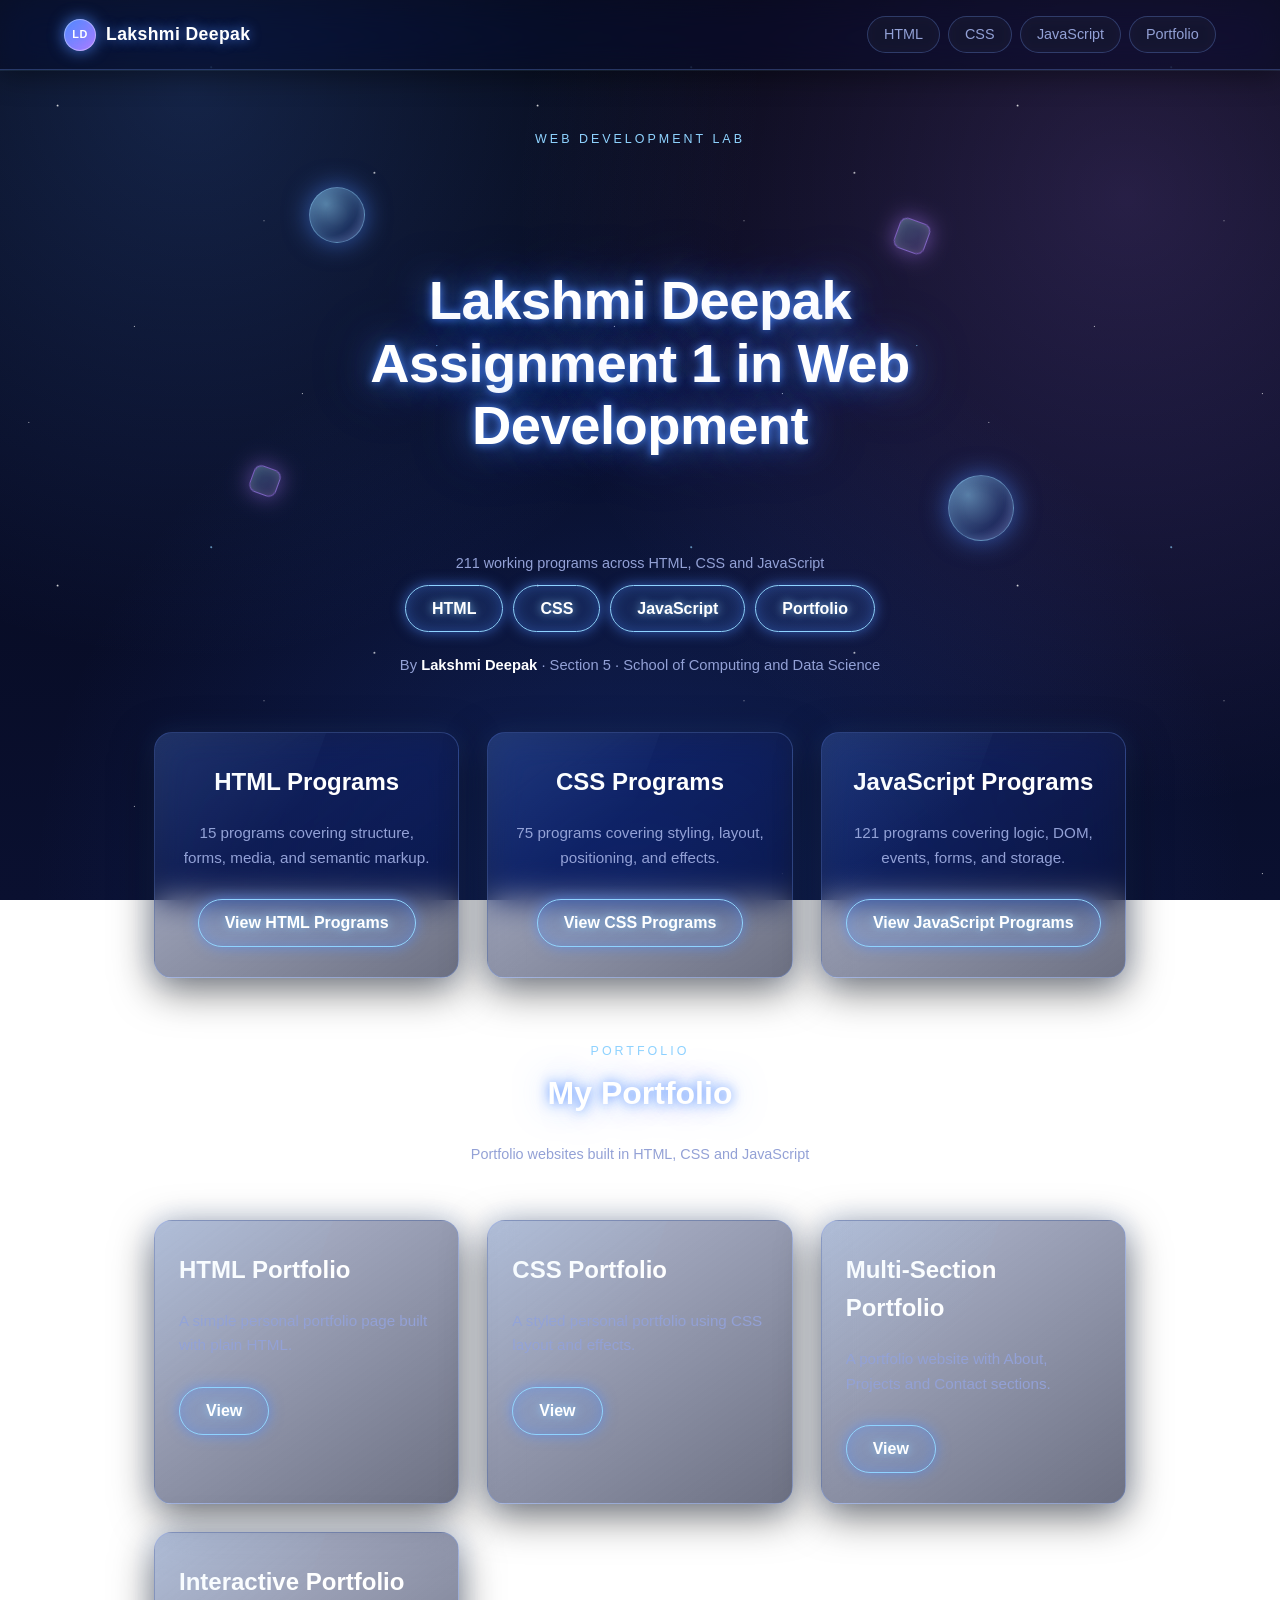
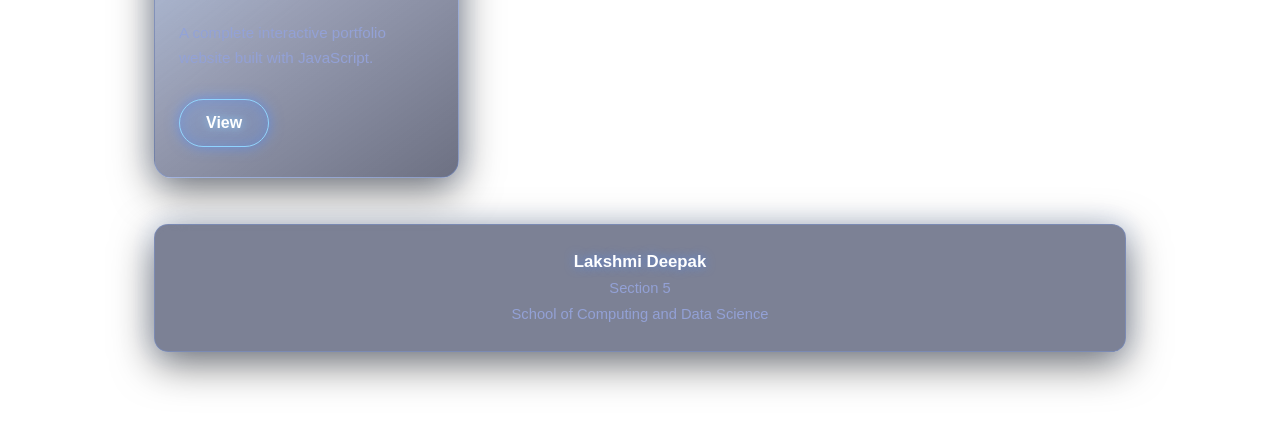
<file: index.html>
<!DOCTYPE html>
<html lang="en">
<head>
<meta charset="UTF-8">
<meta name="viewport" content="width=device-width, initial-scale=1.0">
<title>Lakshmi Deepak Assignment 1 in Web Development</title>
<link rel="stylesheet" href="assets/style.css">
</head>
<body class="gradient-home">
<header class="site-header">
  <a class="brand" href="index.html"><span class="brand-dot">LD</span>Lakshmi&nbsp;Deepak</a>
  <nav class="crumbs">
    <a href="html/index.html">HTML</a>
    <a href="css/index.html">CSS</a>
    <a href="javascript/index.html">JavaScript</a>
    <a href="#portfolio">Portfolio</a>
  </nav>
</header>
<main>
  <section class="globe-section">
    <span class="eyebrow">Web Development Lab</span>
    <div class="hero-static">
      <span class="float-shape sphere fs-1"></span>
      <span class="float-shape cube fs-2"></span>
      <span class="float-shape sphere fs-3"></span>
      <span class="float-shape cube fs-4"></span>
      <h1 class="hero-heading">Lakshmi Deepak Assignment 1 in Web Development</h1>
    </div>
    <p class="globe-caption">211 working programs across HTML, CSS and JavaScript</p>
    <div class="globe-links">
      <a class="btn" href="html/index.html">HTML</a>
      <a class="btn" href="css/index.html">CSS</a>
      <a class="btn" href="javascript/index.html">JavaScript</a>
      <a class="btn" href="#portfolio">Portfolio</a>
    </div>
    <p class="student-line">By <strong>Lakshmi Deepak</strong> &middot; Section 5 &middot; School of Computing and Data Science</p>
  </section>

  <div class="card-grid">
    <div class="card">
      <h2>HTML Programs</h2>
      <p>15 programs covering structure, forms, media, and semantic markup.</p>
      <a class="btn" href="html/index.html">View HTML Programs</a>
    </div>
    <div class="card">
      <h2>CSS Programs</h2>
      <p>75 programs covering styling, layout, positioning, and effects.</p>
      <a class="btn" href="css/index.html">View CSS Programs</a>
    </div>
    <div class="card">
      <h2>JavaScript Programs</h2>
      <p>121 programs covering logic, DOM, events, forms, and storage.</p>
      <a class="btn" href="javascript/index.html">View JavaScript Programs</a>
    </div>
  </div>


  <section id="portfolio" class="portfolio-section">
    <span class="eyebrow">Portfolio</span>
    <h2>My Portfolio</h2>
    <p class="globe-caption">Portfolio websites built in HTML, CSS and JavaScript</p>
    <div class="card-grid">
      <div class="card">
        <h2>HTML Portfolio</h2>
        <p>A simple personal portfolio page built with plain HTML.</p>
        <a class="btn" href="html/portfolio.html">View</a>
      </div>
      <div class="card">
        <h2>CSS Portfolio</h2>
        <p>A styled personal portfolio using CSS layout and effects.</p>
        <a class="btn" href="css/css-personal-portfolio.html">View</a>
      </div>
      <div class="card">
        <h2>Multi-Section Portfolio</h2>
        <p>A portfolio website with About, Projects and Contact sections.</p>
        <a class="btn" href="css/portfolio-multiple-sections.html">View</a>
      </div>
      <div class="card">
        <h2>Interactive Portfolio</h2>
        <p>A complete interactive portfolio website built with JavaScript.</p>
        <a class="btn" href="javascript/complete-interactive-portfolio.html">View</a>
      </div>
    </div>
  </section>

  <footer class="site-footer">
    <p><strong>Lakshmi Deepak</strong></p>
    <p>Section 5</p>
    <p>School of Computing and Data Science</p>
  </footer>
</main>
</body>
</html>
</file>
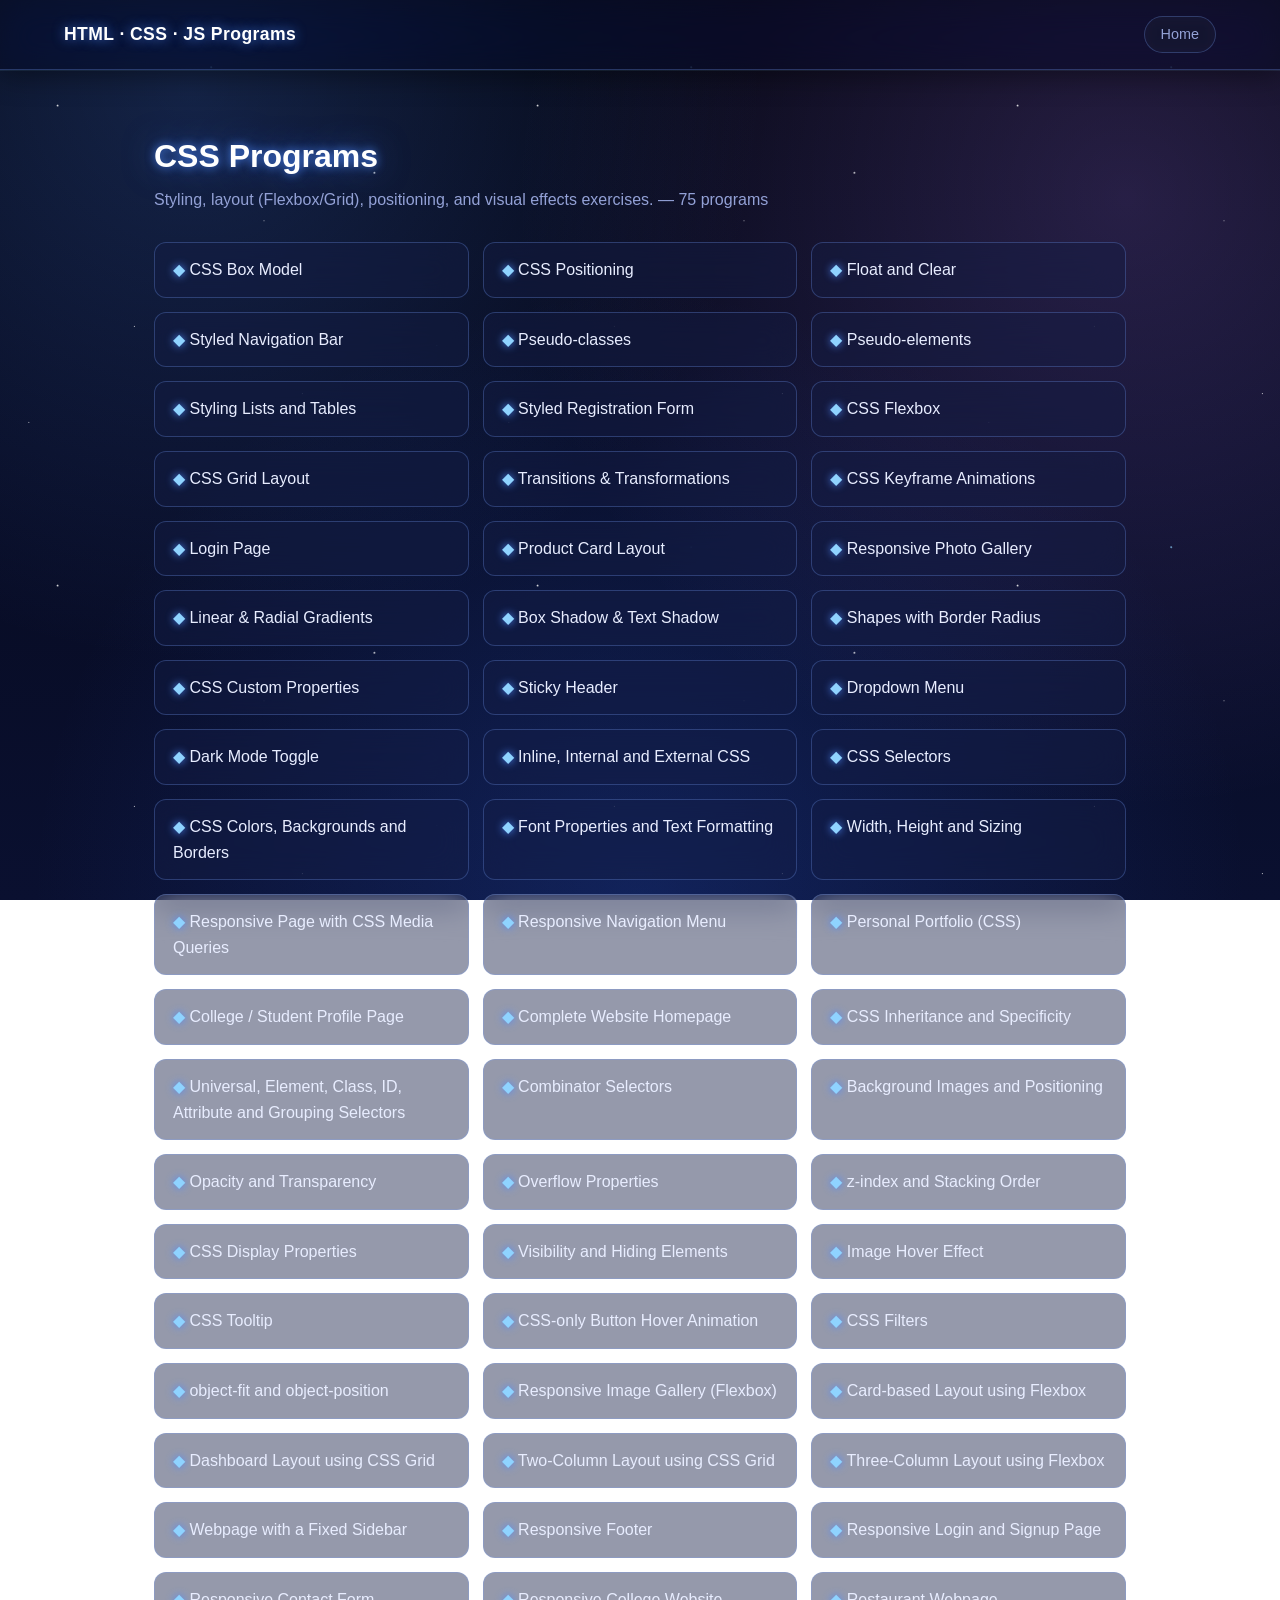
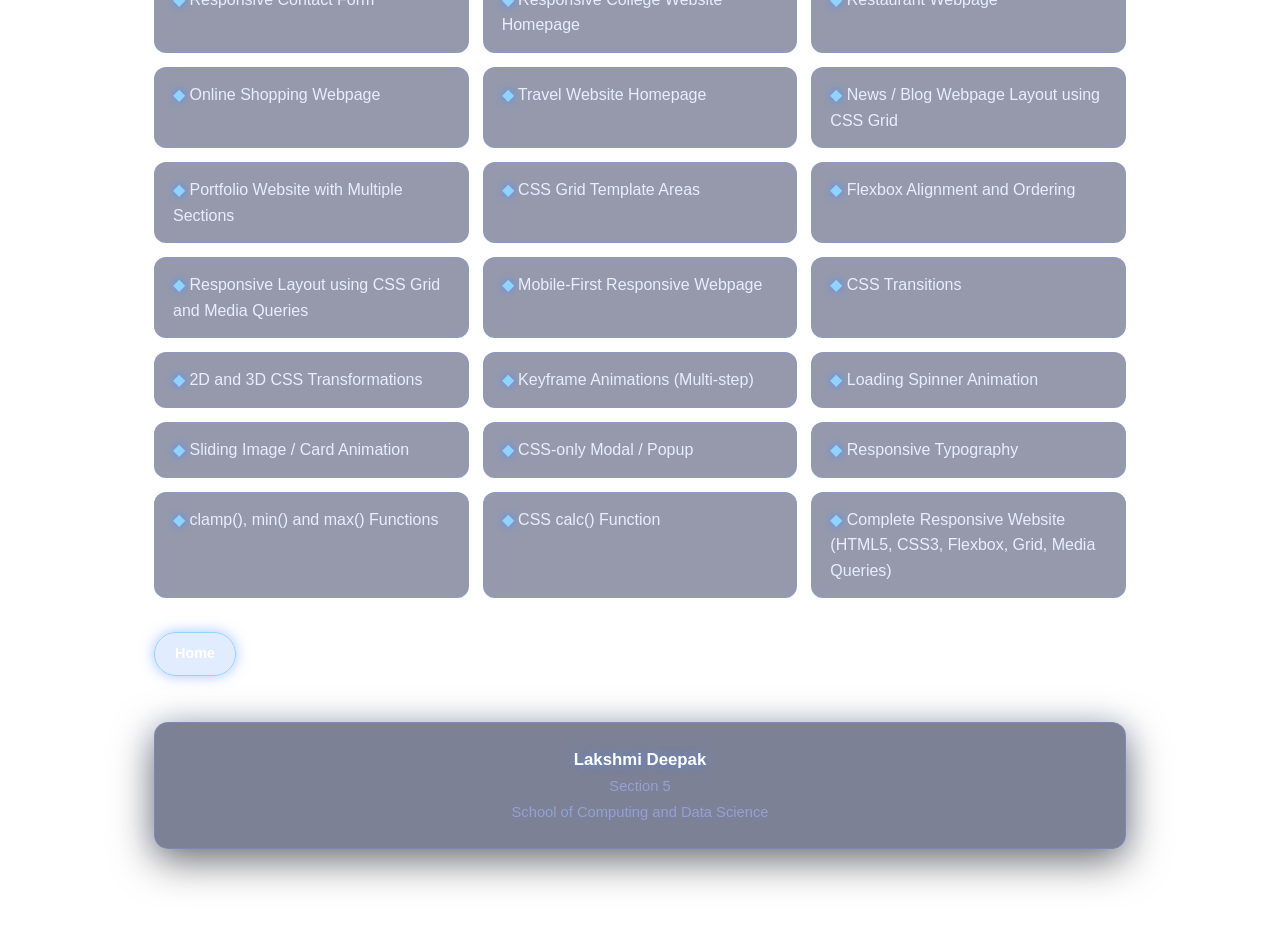
<file: css/index.html>
<!DOCTYPE html>
<html lang="en">
<head>
<meta charset="UTF-8">
<meta name="viewport" content="width=device-width, initial-scale=1.0">
<title>CSS Programs | Practical Programs</title>
<link rel="stylesheet" href="../assets/style.css">
</head>
<body>
<header class="site-header">
  <a class="brand" href="../index.html">HTML · CSS · JS Programs</a>
  <nav class="crumbs"><a href="../index.html">Home</a></nav>
</header>
<main>
  <h1 class="page-title">CSS Programs</h1>
  <p class="subtitle">Styling, layout (Flexbox/Grid), positioning, and visual effects exercises. &mdash; 75 programs</p>
  <ul class="program-list">
    <li><a href="box-model.html">CSS Box Model</a></li>
    <li><a href="positioning.html">CSS Positioning</a></li>
    <li><a href="float-clear.html">Float and Clear</a></li>
    <li><a href="navbar.html">Styled Navigation Bar</a></li>
    <li><a href="pseudo-classes.html">Pseudo-classes</a></li>
    <li><a href="pseudo-elements.html">Pseudo-elements</a></li>
    <li><a href="lists-tables-css.html">Styling Lists and Tables</a></li>
    <li><a href="styled-registration-form.html">Styled Registration Form</a></li>
    <li><a href="flexbox.html">CSS Flexbox</a></li>
    <li><a href="grid-layout.html">CSS Grid Layout</a></li>
    <li><a href="transitions-transforms.html">Transitions & Transformations</a></li>
    <li><a href="animations.html">CSS Keyframe Animations</a></li>
    <li><a href="login-page.html">Login Page</a></li>
    <li><a href="product-card.html">Product Card Layout</a></li>
    <li><a href="photo-gallery.html">Responsive Photo Gallery</a></li>
    <li><a href="gradients.html">Linear & Radial Gradients</a></li>
    <li><a href="shadows.html">Box Shadow & Text Shadow</a></li>
    <li><a href="border-radius-shapes.html">Shapes with Border Radius</a></li>
    <li><a href="css-variables.html">CSS Custom Properties</a></li>
    <li><a href="sticky-header.html">Sticky Header</a></li>
    <li><a href="dropdown-menu.html">Dropdown Menu</a></li>
    <li><a href="dark-mode.html">Dark Mode Toggle</a></li>
    <li><a href="inline-internal-external-css.html">Inline, Internal and External CSS</a></li>
    <li><a href="css-selectors.html">CSS Selectors</a></li>
    <li><a href="colors-backgrounds-borders.html">CSS Colors, Backgrounds and Borders</a></li>
    <li><a href="font-text-formatting.html">Font Properties and Text Formatting</a></li>
    <li><a href="width-height-sizing.html">Width, Height and Sizing</a></li>
    <li><a href="css-media-queries.html">Responsive Page with CSS Media Queries</a></li>
    <li><a href="responsive-navigation-menu.html">Responsive Navigation Menu</a></li>
    <li><a href="css-personal-portfolio.html">Personal Portfolio (CSS)</a></li>
    <li><a href="student-profile-page.html">College / Student Profile Page</a></li>
    <li><a href="website-homepage.html">Complete Website Homepage</a></li>
    <li><a href="inheritance-specificity.html">CSS Inheritance and Specificity</a></li>
    <li><a href="universal-element-class-id-attribute-grouping.html">Universal, Element, Class, ID, Attribute and Grouping Selectors</a></li>
    <li><a href="combinator-selectors.html">Combinator Selectors</a></li>
    <li><a href="background-images-position.html">Background Images and Positioning</a></li>
    <li><a href="opacity-transparency.html">Opacity and Transparency</a></li>
    <li><a href="overflow-properties.html">Overflow Properties</a></li>
    <li><a href="z-index-stacking.html">z-index and Stacking Order</a></li>
    <li><a href="display-properties.html">CSS Display Properties</a></li>
    <li><a href="visibility-hiding-elements.html">Visibility and Hiding Elements</a></li>
    <li><a href="image-hover-effect.html">Image Hover Effect</a></li>
    <li><a href="css-tooltip.html">CSS Tooltip</a></li>
    <li><a href="button-hover-animation.html">CSS-only Button Hover Animation</a></li>
    <li><a href="css-filters.html">CSS Filters</a></li>
    <li><a href="object-fit-position.html">object-fit and object-position</a></li>
    <li><a href="responsive-image-gallery.html">Responsive Image Gallery (Flexbox)</a></li>
    <li><a href="flexbox-card-layout.html">Card-based Layout using Flexbox</a></li>
    <li><a href="grid-dashboard-layout.html">Dashboard Layout using CSS Grid</a></li>
    <li><a href="two-column-grid-layout.html">Two-Column Layout using CSS Grid</a></li>
    <li><a href="three-column-flexbox-layout.html">Three-Column Layout using Flexbox</a></li>
    <li><a href="fixed-sidebar.html">Webpage with a Fixed Sidebar</a></li>
    <li><a href="responsive-footer.html">Responsive Footer</a></li>
    <li><a href="responsive-login-signup.html">Responsive Login and Signup Page</a></li>
    <li><a href="responsive-contact-form.html">Responsive Contact Form</a></li>
    <li><a href="responsive-college-homepage.html">Responsive College Website Homepage</a></li>
    <li><a href="restaurant-webpage.html">Restaurant Webpage</a></li>
    <li><a href="online-shopping-webpage.html">Online Shopping Webpage</a></li>
    <li><a href="travel-website-homepage.html">Travel Website Homepage</a></li>
    <li><a href="news-blog-grid-layout.html">News / Blog Webpage Layout using CSS Grid</a></li>
    <li><a href="portfolio-multiple-sections.html">Portfolio Website with Multiple Sections</a></li>
    <li><a href="grid-template-areas.html">CSS Grid Template Areas</a></li>
    <li><a href="flexbox-alignment-ordering.html">Flexbox Alignment and Ordering</a></li>
    <li><a href="grid-media-queries-layout.html">Responsive Layout using CSS Grid and Media Queries</a></li>
    <li><a href="mobile-first-responsive-page.html">Mobile-First Responsive Webpage</a></li>
    <li><a href="css-transitions.html">CSS Transitions</a></li>
    <li><a href="transforms-2d-3d.html">2D and 3D CSS Transformations</a></li>
    <li><a href="keyframe-animations.html">Keyframe Animations (Multi-step)</a></li>
    <li><a href="loading-spinner.html">Loading Spinner Animation</a></li>
    <li><a href="sliding-image-card-animation.html">Sliding Image / Card Animation</a></li>
    <li><a href="css-only-modal-popup.html">CSS-only Modal / Popup</a></li>
    <li><a href="responsive-typography.html">Responsive Typography</a></li>
    <li><a href="clamp-min-max-functions.html">clamp(), min() and max() Functions</a></li>
    <li><a href="calc-function.html">CSS calc() Function</a></li>
    <li><a href="complete-responsive-website.html">Complete Responsive Website (HTML5, CSS3, Flexbox, Grid, Media Queries)</a></li>
  </ul>
  <footer class="page-nav">
    <a href="../index.html">Home</a>
  </footer>
  <footer class="site-footer">
    <p><strong>Lakshmi Deepak</strong></p>
    <p>Section 5</p>
    <p>School of Computing and Data Science</p>
  </footer>
</main>
</body>
</html>
</file>
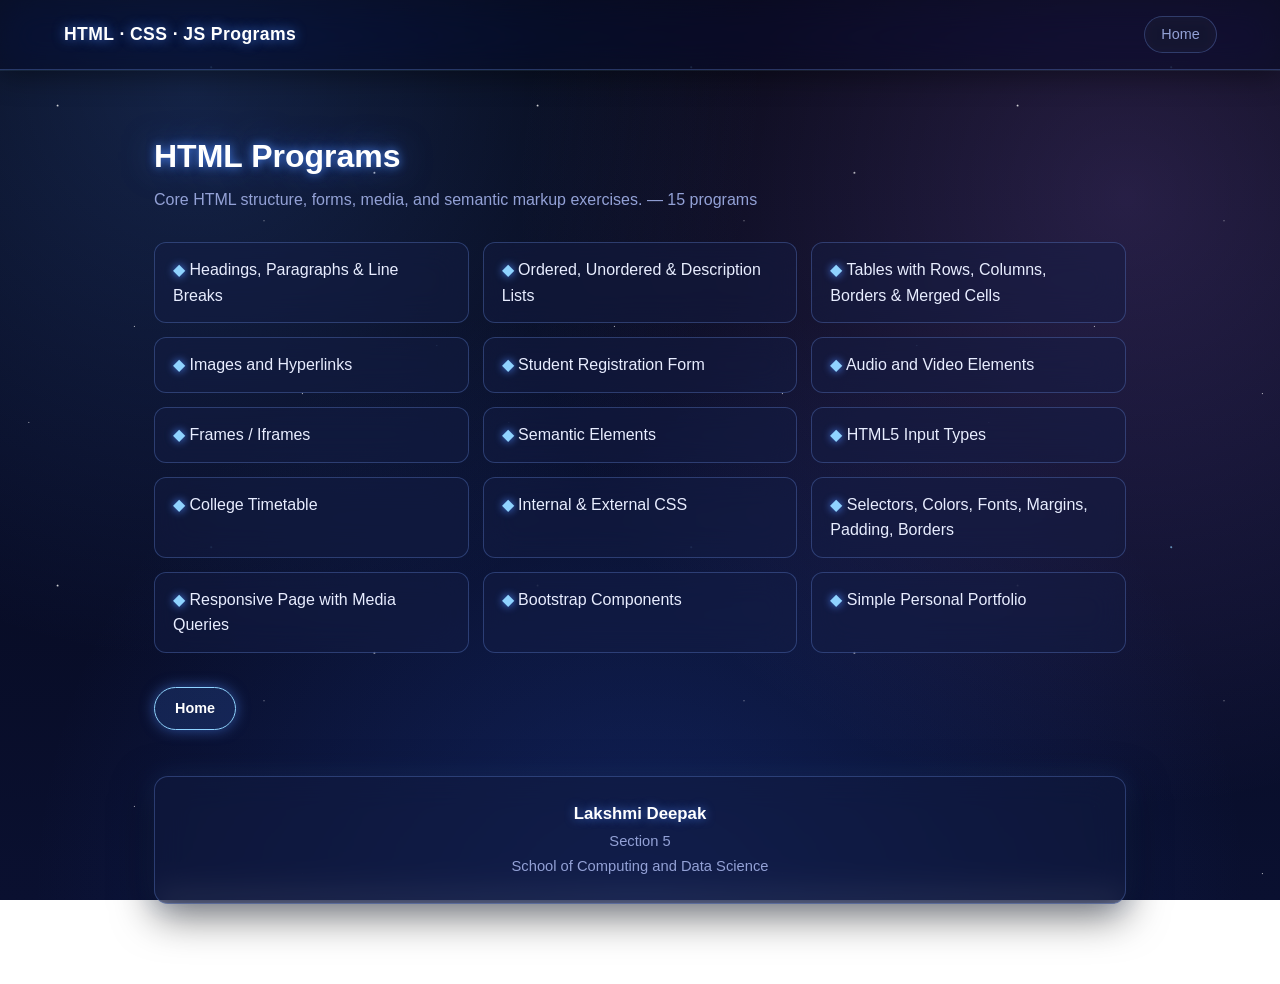
<file: html/index.html>
<!DOCTYPE html>
<html lang="en">
<head>
<meta charset="UTF-8">
<meta name="viewport" content="width=device-width, initial-scale=1.0">
<title>HTML Programs | Practical Programs</title>
<link rel="stylesheet" href="../assets/style.css">
</head>
<body>
<header class="site-header">
  <a class="brand" href="../index.html">HTML · CSS · JS Programs</a>
  <nav class="crumbs"><a href="../index.html">Home</a></nav>
</header>
<main>
  <h1 class="page-title">HTML Programs</h1>
  <p class="subtitle">Core HTML structure, forms, media, and semantic markup exercises. &mdash; 15 programs</p>
  <ul class="program-list">
    <li><a href="basic-page.html">Headings, Paragraphs & Line Breaks</a></li>
    <li><a href="lists.html">Ordered, Unordered & Description Lists</a></li>
    <li><a href="tables.html">Tables with Rows, Columns, Borders & Merged Cells</a></li>
    <li><a href="images-links.html">Images and Hyperlinks</a></li>
    <li><a href="registration-form.html">Student Registration Form</a></li>
    <li><a href="audio-video.html">Audio and Video Elements</a></li>
    <li><a href="iframe.html">Frames / Iframes</a></li>
    <li><a href="semantic-elements.html">Semantic Elements</a></li>
    <li><a href="input-types.html">HTML5 Input Types</a></li>
    <li><a href="timetable.html">College Timetable</a></li>
    <li><a href="internal-external-css.html">Internal & External CSS</a></li>
    <li><a href="css-selectors-demo.html">Selectors, Colors, Fonts, Margins, Padding, Borders</a></li>
    <li><a href="media-query-demo.html">Responsive Page with Media Queries</a></li>
    <li><a href="bootstrap-demo.html">Bootstrap Components</a></li>
    <li><a href="portfolio.html">Simple Personal Portfolio</a></li>
  </ul>
  <footer class="page-nav">
    <a href="../index.html">Home</a>
  </footer>
  <footer class="site-footer">
    <p><strong>Lakshmi Deepak</strong></p>
    <p>Section 5</p>
    <p>School of Computing and Data Science</p>
  </footer>
</main>
</body>
</html>
</file>
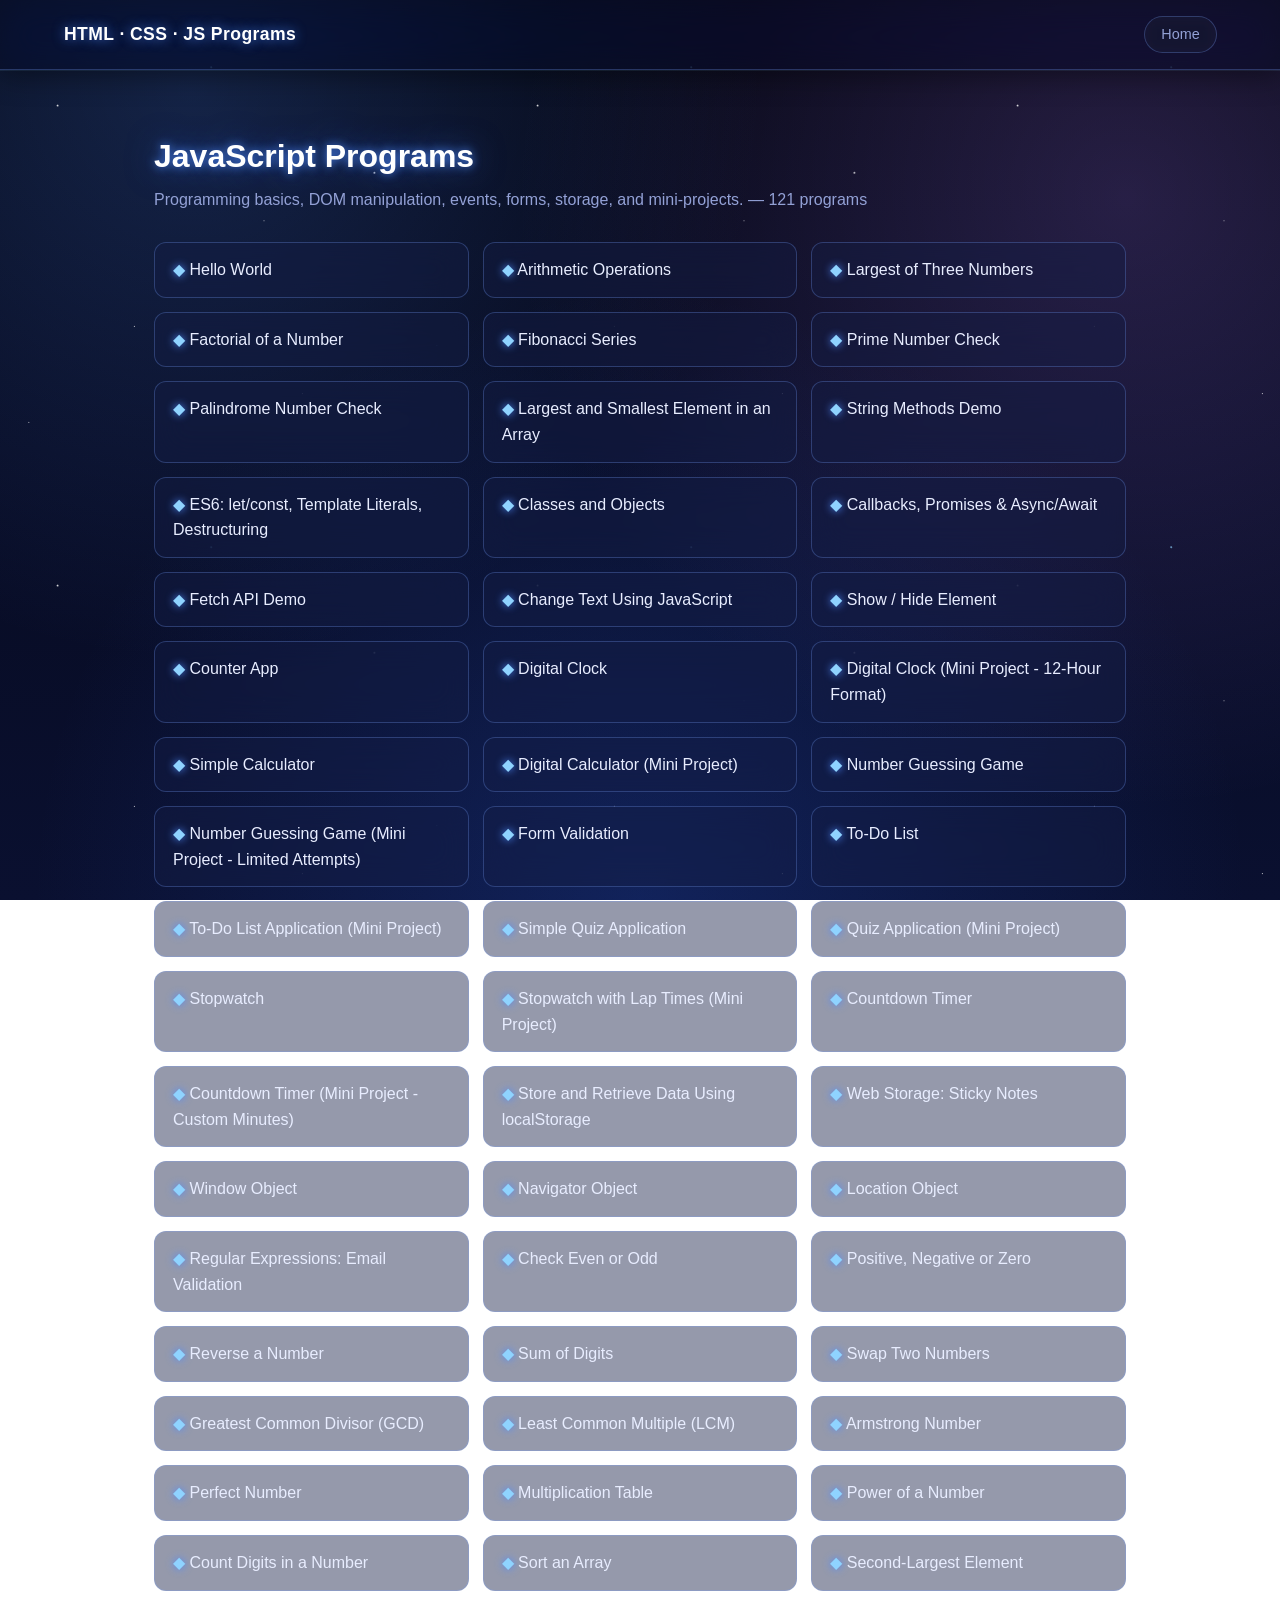
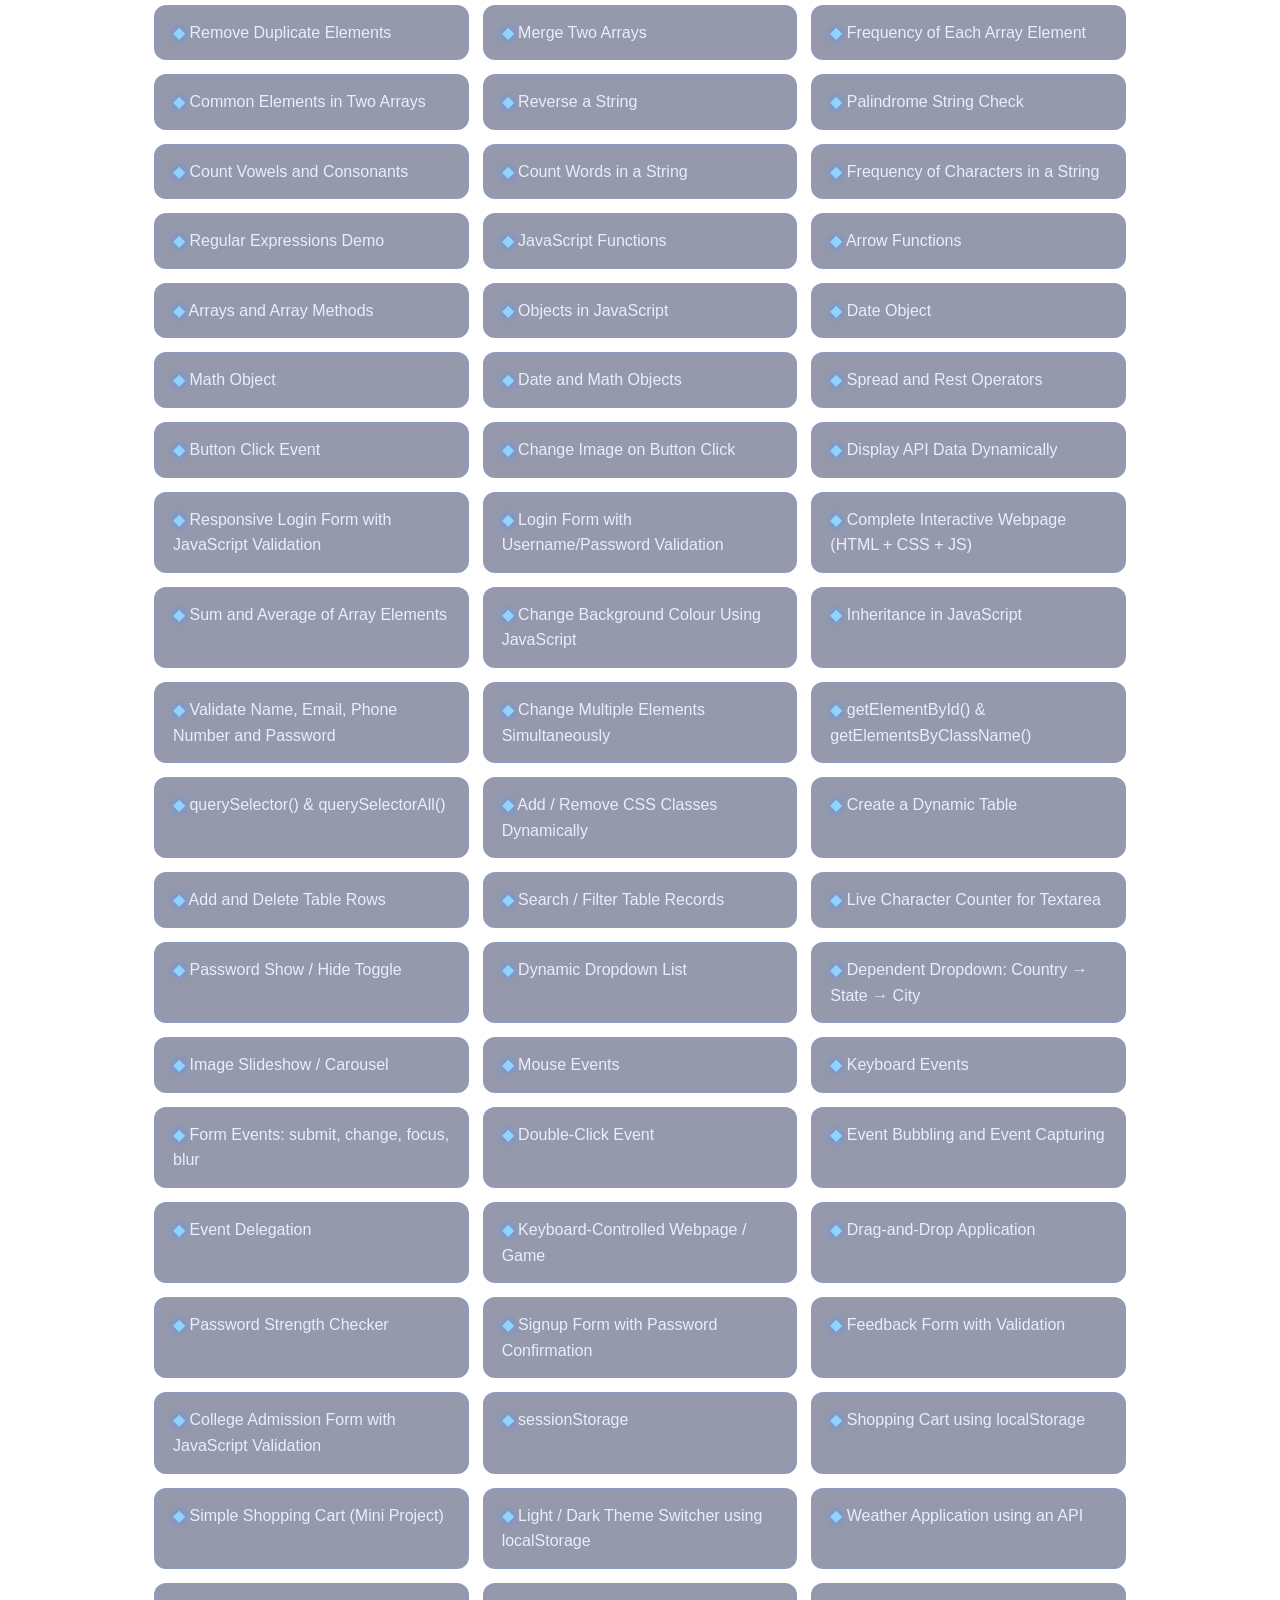
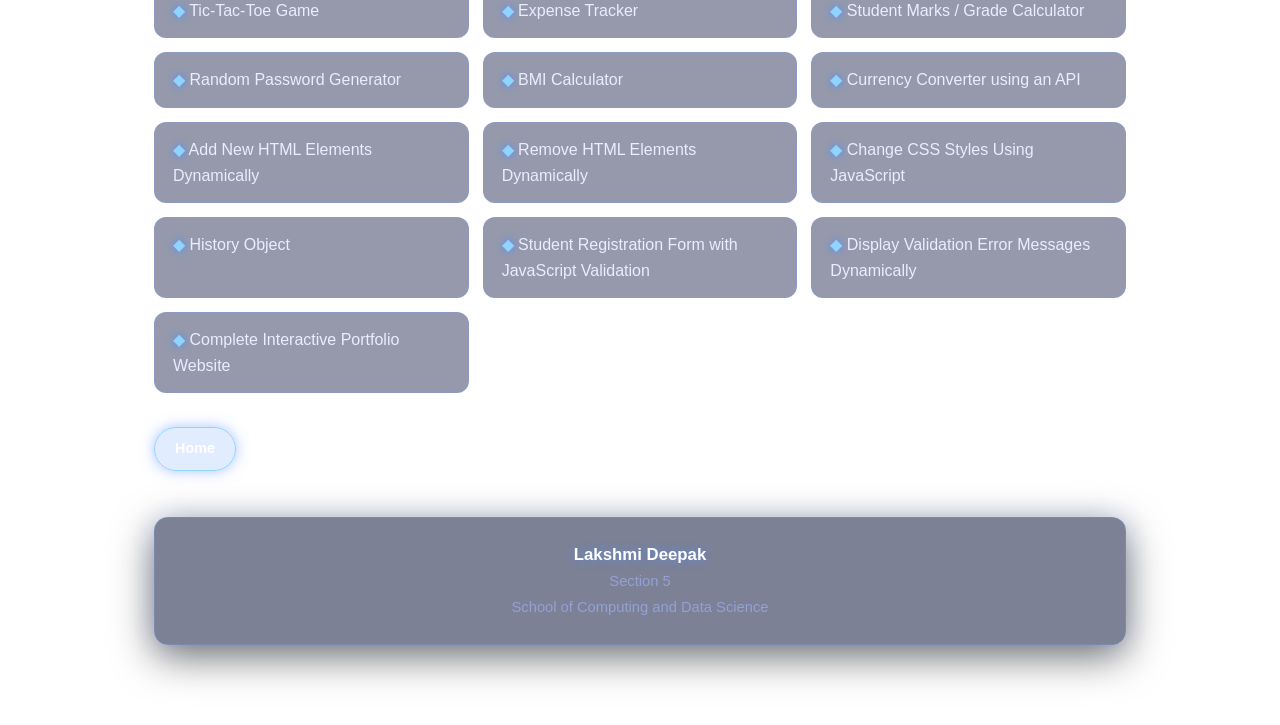
<file: javascript/index.html>
<!DOCTYPE html>
<html lang="en">
<head>
<meta charset="UTF-8">
<meta name="viewport" content="width=device-width, initial-scale=1.0">
<title>JavaScript Programs | Practical Programs</title>
<link rel="stylesheet" href="../assets/style.css">
</head>
<body>
<header class="site-header">
  <a class="brand" href="../index.html">HTML · CSS · JS Programs</a>
  <nav class="crumbs"><a href="../index.html">Home</a></nav>
</header>
<main>
  <h1 class="page-title">JavaScript Programs</h1>
  <p class="subtitle">Programming basics, DOM manipulation, events, forms, storage, and mini-projects. &mdash; 121 programs</p>
  <ul class="program-list">
    <li><a href="hello-world.html">Hello World</a></li>
    <li><a href="arithmetic.html">Arithmetic Operations</a></li>
    <li><a href="largest-of-three.html">Largest of Three Numbers</a></li>
    <li><a href="factorial.html">Factorial of a Number</a></li>
    <li><a href="fibonacci.html">Fibonacci Series</a></li>
    <li><a href="prime-check.html">Prime Number Check</a></li>
    <li><a href="palindrome-number.html">Palindrome Number Check</a></li>
    <li><a href="array-stats.html">Largest and Smallest Element in an Array</a></li>
    <li><a href="string-methods.html">String Methods Demo</a></li>
    <li><a href="es6-features.html">ES6: let/const, Template Literals, Destructuring</a></li>
    <li><a href="classes-inheritance.html">Classes and Objects</a></li>
    <li><a href="promises-async.html">Callbacks, Promises & Async/Await</a></li>
    <li><a href="fetch-api.html">Fetch API Demo</a></li>
    <li><a href="change-text-bg-color.html">Change Text Using JavaScript</a></li>
    <li><a href="show-hide-element.html">Show / Hide Element</a></li>
    <li><a href="counter-app.html">Counter App</a></li>
    <li><a href="digital-clock.html">Digital Clock</a></li>
    <li><a href="digital-clock-12hr.html">Digital Clock (Mini Project - 12-Hour Format)</a></li>
    <li><a href="calculator.html">Simple Calculator</a></li>
    <li><a href="digital-calculator.html">Digital Calculator (Mini Project)</a></li>
    <li><a href="number-guessing-game.html">Number Guessing Game</a></li>
    <li><a href="number-guessing-game-limited-attempts.html">Number Guessing Game (Mini Project - Limited Attempts)</a></li>
    <li><a href="form-validation.html">Form Validation</a></li>
    <li><a href="todo-list.html">To-Do List</a></li>
    <li><a href="todo-list-app.html">To-Do List Application (Mini Project)</a></li>
    <li><a href="quiz-app.html">Simple Quiz Application</a></li>
    <li><a href="quiz-application.html">Quiz Application (Mini Project)</a></li>
    <li><a href="stopwatch.html">Stopwatch</a></li>
    <li><a href="stopwatch-with-laps.html">Stopwatch with Lap Times (Mini Project)</a></li>
    <li><a href="countdown-timer.html">Countdown Timer</a></li>
    <li><a href="countdown-timer-custom.html">Countdown Timer (Mini Project - Custom Minutes)</a></li>
    <li><a href="localstorage-demo.html">Store and Retrieve Data Using localStorage</a></li>
    <li><a href="localstorage-notes.html">Web Storage: Sticky Notes</a></li>
    <li><a href="window-object.html">Window Object</a></li>
    <li><a href="navigator-object.html">Navigator Object</a></li>
    <li><a href="location-object.html">Location Object</a></li>
    <li><a href="regex-email-validation.html">Regular Expressions: Email Validation</a></li>
    <li><a href="even-odd.html">Check Even or Odd</a></li>
    <li><a href="positive-negative-zero.html">Positive, Negative or Zero</a></li>
    <li><a href="reverse-number.html">Reverse a Number</a></li>
    <li><a href="sum-of-digits.html">Sum of Digits</a></li>
    <li><a href="swap-two-numbers.html">Swap Two Numbers</a></li>
    <li><a href="gcd.html">Greatest Common Divisor (GCD)</a></li>
    <li><a href="lcm.html">Least Common Multiple (LCM)</a></li>
    <li><a href="armstrong-number.html">Armstrong Number</a></li>
    <li><a href="perfect-number.html">Perfect Number</a></li>
    <li><a href="multiplication-table.html">Multiplication Table</a></li>
    <li><a href="power-of-number.html">Power of a Number</a></li>
    <li><a href="count-digits.html">Count Digits in a Number</a></li>
    <li><a href="sort-array.html">Sort an Array</a></li>
    <li><a href="second-largest.html">Second-Largest Element</a></li>
    <li><a href="remove-duplicates.html">Remove Duplicate Elements</a></li>
    <li><a href="merge-arrays.html">Merge Two Arrays</a></li>
    <li><a href="array-element-frequency.html">Frequency of Each Array Element</a></li>
    <li><a href="common-elements.html">Common Elements in Two Arrays</a></li>
    <li><a href="reverse-string.html">Reverse a String</a></li>
    <li><a href="string-palindrome.html">Palindrome String Check</a></li>
    <li><a href="vowels-consonants.html">Count Vowels and Consonants</a></li>
    <li><a href="word-count.html">Count Words in a String</a></li>
    <li><a href="character-frequency.html">Frequency of Characters in a String</a></li>
    <li><a href="regex-demo.html">Regular Expressions Demo</a></li>
    <li><a href="functions-demo.html">JavaScript Functions</a></li>
    <li><a href="arrow-functions.html">Arrow Functions</a></li>
    <li><a href="arrays-methods.html">Arrays and Array Methods</a></li>
    <li><a href="objects-demo.html">Objects in JavaScript</a></li>
    <li><a href="date-object.html">Date Object</a></li>
    <li><a href="math-object.html">Math Object</a></li>
    <li><a href="date-math-objects.html">Date and Math Objects</a></li>
    <li><a href="spread-rest-operators.html">Spread and Rest Operators</a></li>
    <li><a href="button-click-event.html">Button Click Event</a></li>
    <li><a href="change-image-on-click.html">Change Image on Button Click</a></li>
    <li><a href="display-api-data.html">Display API Data Dynamically</a></li>
    <li><a href="login-form-validation.html">Responsive Login Form with JavaScript Validation</a></li>
    <li><a href="login-username-password-validation.html">Login Form with Username/Password Validation</a></li>
    <li><a href="complete-interactive-webpage.html">Complete Interactive Webpage (HTML + CSS + JS)</a></li>
    <li><a href="array-sum-average.html">Sum and Average of Array Elements</a></li>
    <li><a href="change-background-color.html">Change Background Colour Using JavaScript</a></li>
    <li><a href="inheritance.html">Inheritance in JavaScript</a></li>
    <li><a href="validate-name-email-phone-password.html">Validate Name, Email, Phone Number and Password</a></li>

    <li><a href="change-multiple-elements.html">Change Multiple Elements Simultaneously</a></li>
    <li><a href="getelementbyid-getelementsbyclassname.html">getElementById() &amp; getElementsByClassName()</a></li>
    <li><a href="queryselector-queryselectorall.html">querySelector() &amp; querySelectorAll()</a></li>
    <li><a href="add-remove-classes.html">Add / Remove CSS Classes Dynamically</a></li>
    <li><a href="dynamic-table.html">Create a Dynamic Table</a></li>
    <li><a href="table-add-delete-rows.html">Add and Delete Table Rows</a></li>
    <li><a href="table-search-filter.html">Search / Filter Table Records</a></li>
    <li><a href="character-counter.html">Live Character Counter for Textarea</a></li>
    <li><a href="password-show-hide.html">Password Show / Hide Toggle</a></li>
    <li><a href="dynamic-dropdown.html">Dynamic Dropdown List</a></li>
    <li><a href="country-state-city-dropdown.html">Dependent Dropdown: Country &rarr; State &rarr; City</a></li>
    <li><a href="image-slideshow.html">Image Slideshow / Carousel</a></li>

    <li><a href="mouse-events.html">Mouse Events</a></li>
    <li><a href="keyboard-events.html">Keyboard Events</a></li>
    <li><a href="form-events-demo.html">Form Events: submit, change, focus, blur</a></li>
    <li><a href="double-click-event.html">Double-Click Event</a></li>
    <li><a href="event-bubbling-capturing.html">Event Bubbling and Event Capturing</a></li>
    <li><a href="event-delegation.html">Event Delegation</a></li>
    <li><a href="keyboard-controlled-game.html">Keyboard-Controlled Webpage / Game</a></li>
    <li><a href="drag-and-drop.html">Drag-and-Drop Application</a></li>

    <li><a href="password-strength-checker.html">Password Strength Checker</a></li>
    <li><a href="signup-password-confirmation.html">Signup Form with Password Confirmation</a></li>
    <li><a href="feedback-form-validation.html">Feedback Form with Validation</a></li>
    <li><a href="college-admission-form.html">College Admission Form with JavaScript Validation</a></li>

    <li><a href="session-storage.html">sessionStorage</a></li>
    <li><a href="shopping-cart.html">Shopping Cart using localStorage</a></li>
    <li><a href="shopping-cart-app.html">Simple Shopping Cart (Mini Project)</a></li>
    <li><a href="theme-switcher.html">Light / Dark Theme Switcher using localStorage</a></li>

    <li><a href="weather-app.html">Weather Application using an API</a></li>
    <li><a href="tic-tac-toe.html">Tic-Tac-Toe Game</a></li>
    <li><a href="expense-tracker.html">Expense Tracker</a></li>
    <li><a href="grade-calculator.html">Student Marks / Grade Calculator</a></li>
    <li><a href="password-generator.html">Random Password Generator</a></li>
    <li><a href="bmi-calculator.html">BMI Calculator</a></li>
    <li><a href="currency-converter.html">Currency Converter using an API</a></li>
    <li><a href="add-html-elements.html">Add New HTML Elements Dynamically</a></li>
    <li><a href="remove-html-elements.html">Remove HTML Elements Dynamically</a></li>
    <li><a href="change-css-styles.html">Change CSS Styles Using JavaScript</a></li>
    <li><a href="history-object.html">History Object</a></li>
    <li><a href="student-registration-form.html">Student Registration Form with JavaScript Validation</a></li>
    <li><a href="dynamic-error-messages.html">Display Validation Error Messages Dynamically</a></li>
    <li><a href="complete-interactive-portfolio.html">Complete Interactive Portfolio Website</a></li>
  </ul>
  <footer class="page-nav">
    <a href="../index.html">Home</a>
  </footer>
  <footer class="site-footer">
    <p><strong>Lakshmi Deepak</strong></p>
    <p>Section 5</p>
    <p>School of Computing and Data Science</p>
  </footer>
</main>
</body>
</html>
</file>
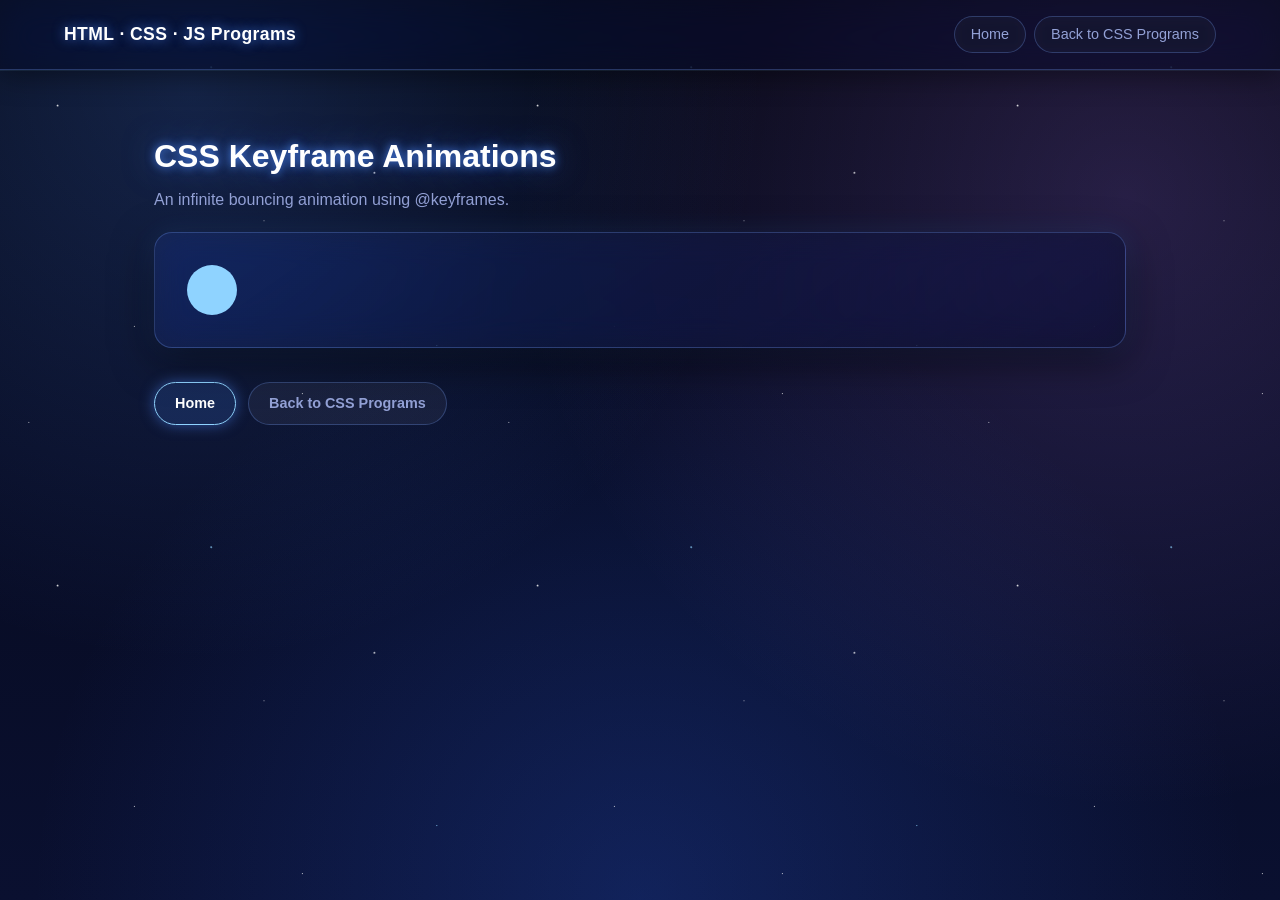
<file: css/animations.html>
<!DOCTYPE html>
<html lang="en">
<head>
<meta charset="UTF-8">
<meta name="viewport" content="width=device-width, initial-scale=1.0">
<title>CSS Keyframe Animations | Practical Programs</title>
<link rel="stylesheet" href="../assets/style.css">
<style>

@keyframes bounce{0%,100%{transform:translateY(0);}50%{transform:translateY(-30px);}}
.bounce-ball{width:50px;height:50px;border-radius:50%;background:var(--accent-2);animation:bounce 1s infinite ease-in-out;}

</style>
</head>
<body>
<header class="site-header">
  <a class="brand" href="../index.html">HTML · CSS · JS Programs</a>
  <nav class="crumbs">
    <a href="../index.html">Home</a>
    <a href="index.html">Back to CSS Programs</a>
  </nav>
</header>
<main>
  <h1 class="page-title">CSS Keyframe Animations</h1>
  <p class="subtitle">An infinite bouncing animation using @keyframes.</p>
  <div class="program-box">
<div class="bounce-ball"></div>
  </div>
  <footer class="page-nav">
    <a href="../index.html">Home</a>
    <a class="secondary" href="index.html">Back to CSS Programs</a>
  </footer>
</main>
<script>

</script>
</body>
</html>
</file>
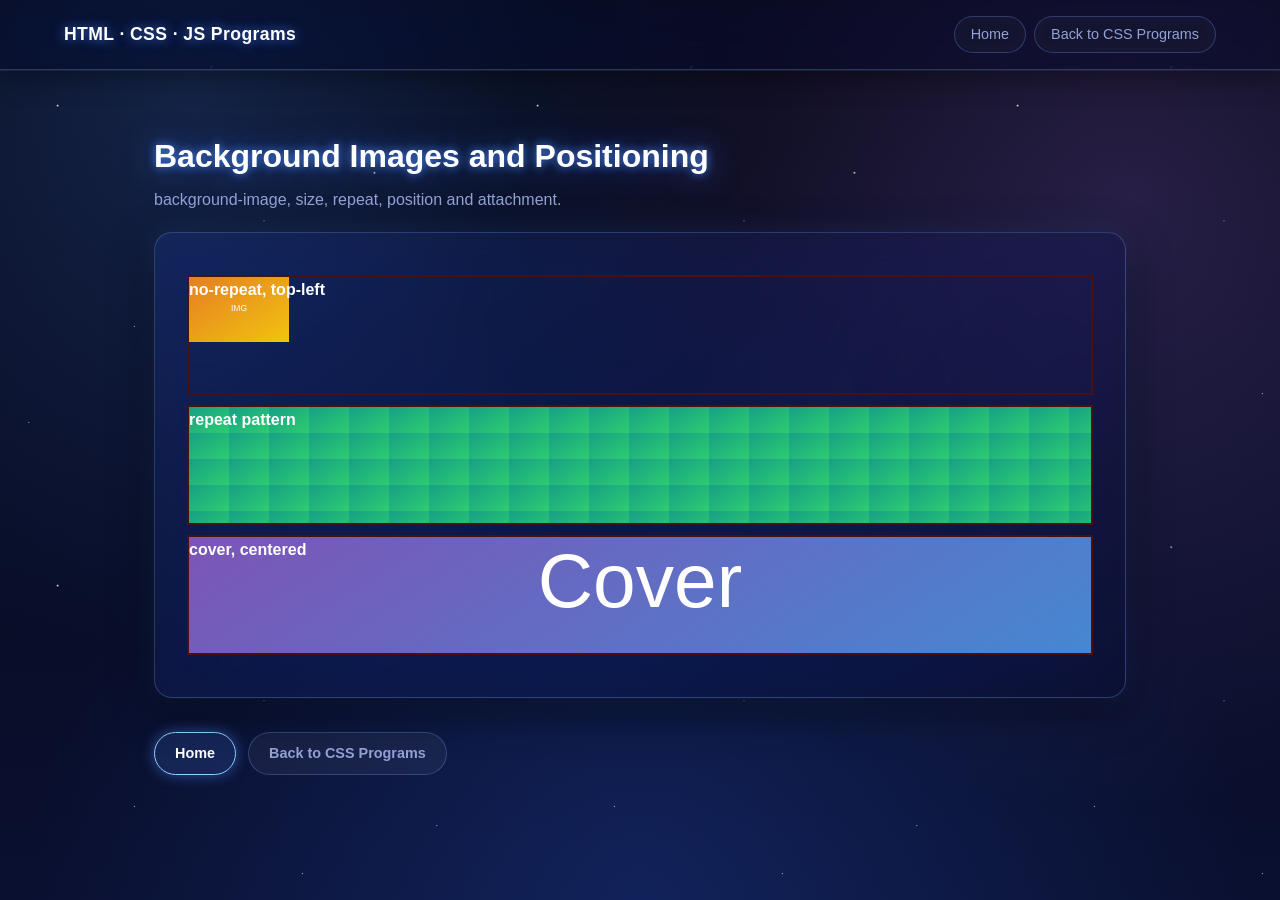
<file: css/background-images-position.html>
<!DOCTYPE html>
<html lang="en">
<head>
<meta charset="UTF-8">
<meta name="viewport" content="width=device-width, initial-scale=1.0">
<title>Background Images and Positioning | Practical Programs</title>
<link rel="stylesheet" href="../assets/style.css">
<style>
.w .g{height:120px;margin:10px 0;color:#fff;font-weight:bold;border:2px solid #4a1010}
.w .g1{background:url("data:image/svg+xml,%3Csvg%20xmlns%3D%27http%3A//www.w3.org/2000/svg%27%20width%3D%27400%27%20height%3D%27260%27%3E%3Cdefs%3E%3ClinearGradient%20id%3D%27g%27%20x1%3D%270%27%20y1%3D%270%27%20x2%3D%271%27%20y2%3D%271%27%3E%3Cstop%20offset%3D%270%27%20stop-color%3D%27%23e67e22%27/%3E%3Cstop%20offset%3D%271%27%20stop-color%3D%27%23f1c40f%27/%3E%3C/linearGradient%3E%3C/defs%3E%3Crect%20width%3D%27100%25%27%20height%3D%27100%25%27%20fill%3D%27url%28%23g%29%27/%3E%3Ctext%20x%3D%2750%25%27%20y%3D%2752%25%27%20font-family%3D%27Arial%27%20font-size%3D%2734%27%20fill%3D%27white%27%20text-anchor%3D%27middle%27%3EIMG%3C/text%3E%3C/svg%3E") no-repeat top left;background-size:100px}
.w .g2{background:url("data:image/svg+xml,%3Csvg%20xmlns%3D%27http%3A//www.w3.org/2000/svg%27%20width%3D%27400%27%20height%3D%27260%27%3E%3Cdefs%3E%3ClinearGradient%20id%3D%27g%27%20x1%3D%270%27%20y1%3D%270%27%20x2%3D%271%27%20y2%3D%271%27%3E%3Cstop%20offset%3D%270%27%20stop-color%3D%27%2316a085%27/%3E%3Cstop%20offset%3D%271%27%20stop-color%3D%27%232ecc71%27/%3E%3C/linearGradient%3E%3C/defs%3E%3Crect%20width%3D%27100%25%27%20height%3D%27100%25%27%20fill%3D%27url%28%23g%29%27/%3E%3Ctext%20x%3D%2750%25%27%20y%3D%2752%25%27%20font-family%3D%27Arial%27%20font-size%3D%2734%27%20fill%3D%27white%27%20text-anchor%3D%27middle%27%3E%3C/text%3E%3C/svg%3E") repeat;background-size:40px}
.w .g3{background:url("data:image/svg+xml,%3Csvg%20xmlns%3D%27http%3A//www.w3.org/2000/svg%27%20width%3D%27400%27%20height%3D%27260%27%3E%3Cdefs%3E%3ClinearGradient%20id%3D%27g%27%20x1%3D%270%27%20y1%3D%270%27%20x2%3D%271%27%20y2%3D%271%27%3E%3Cstop%20offset%3D%270%27%20stop-color%3D%27%238e44ad%27/%3E%3Cstop%20offset%3D%271%27%20stop-color%3D%27%233498db%27/%3E%3C/linearGradient%3E%3C/defs%3E%3Crect%20width%3D%27100%25%27%20height%3D%27100%25%27%20fill%3D%27url%28%23g%29%27/%3E%3Ctext%20x%3D%2750%25%27%20y%3D%2752%25%27%20font-family%3D%27Arial%27%20font-size%3D%2734%27%20fill%3D%27white%27%20text-anchor%3D%27middle%27%3ECover%3C/text%3E%3C/svg%3E") center/cover no-repeat}
</style>
</head>
<body>
<header class="site-header">
  <a class="brand" href="../index.html">HTML · CSS · JS Programs</a>
  <nav class="crumbs">
    <a href="../index.html">Home</a>
    <a href="index.html">Back to CSS Programs</a>
  </nav>
</header>
<main>
  <h1 class="page-title">Background Images and Positioning</h1>
  <p class="subtitle">background-image, size, repeat, position and attachment.</p>
  <div class="program-box">
<div class="w"><div class="g g1">no-repeat, top-left</div><div class="g g2">repeat pattern</div><div class="g g3">cover, centered</div></div>
  </div>
  <footer class="page-nav">
    <a href="../index.html">Home</a>
    <a class="secondary" href="index.html">Back to CSS Programs</a>
  </footer>
</main>
<script>

</script>
</body>
</html>
</file>
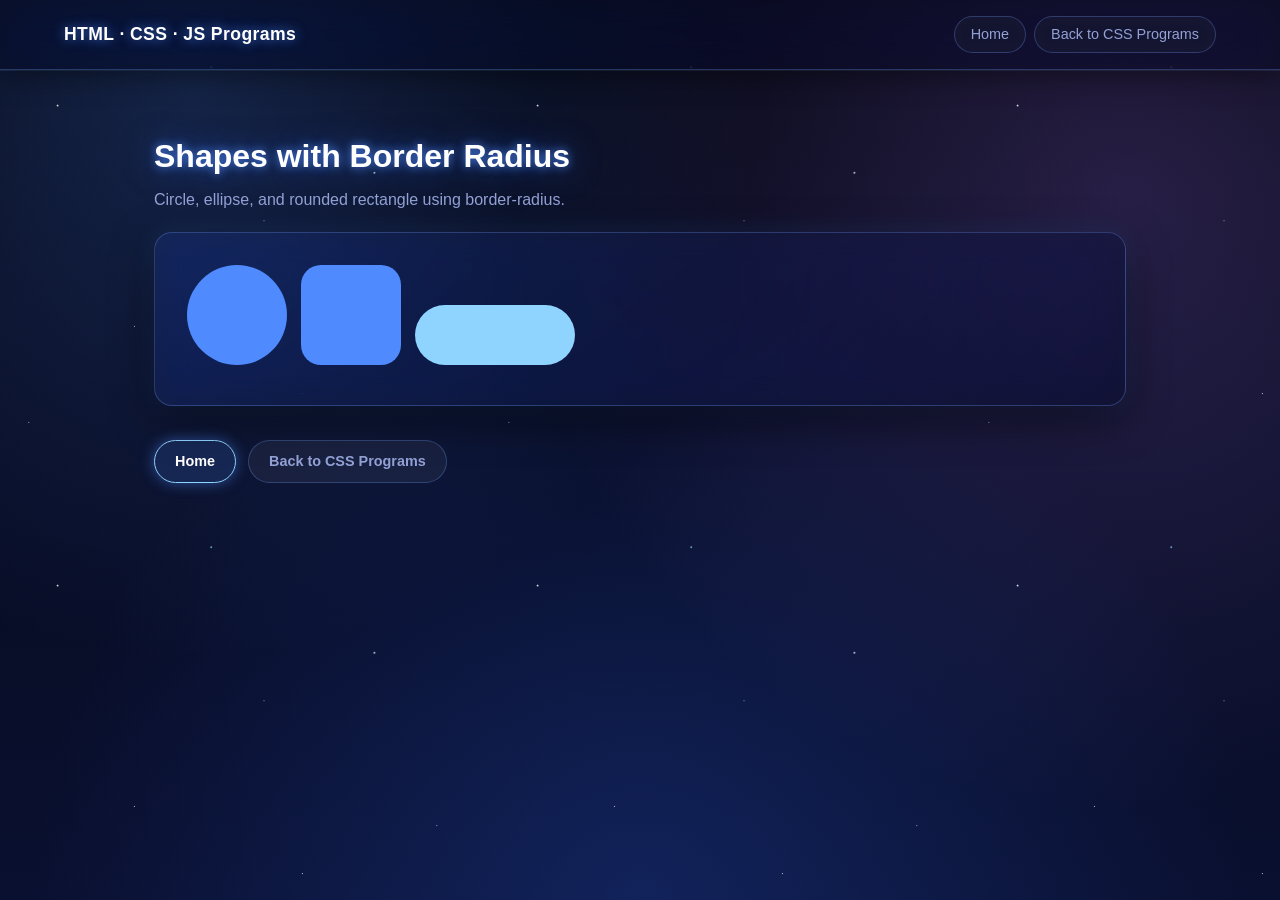
<file: css/border-radius-shapes.html>
<!DOCTYPE html>
<html lang="en">
<head>
<meta charset="UTF-8">
<meta name="viewport" content="width=device-width, initial-scale=1.0">
<title>Shapes with Border Radius | Practical Programs</title>
<link rel="stylesheet" href="../assets/style.css">
<style>
.shape{display:inline-block;width:100px;height:100px;background:var(--accent);margin-right:14px;}.circle{border-radius:50%;}.rounded{border-radius:20px;}.pill{width:160px;height:60px;border-radius:999px;background:var(--accent-2);}
</style>
</head>
<body>
<header class="site-header">
  <a class="brand" href="../index.html">HTML · CSS · JS Programs</a>
  <nav class="crumbs">
    <a href="../index.html">Home</a>
    <a href="index.html">Back to CSS Programs</a>
  </nav>
</header>
<main>
  <h1 class="page-title">Shapes with Border Radius</h1>
  <p class="subtitle">Circle, ellipse, and rounded rectangle using border-radius.</p>
  <div class="program-box">
<div class="shape circle"></div><div class="shape rounded"></div><div class="shape pill"></div>
  </div>
  <footer class="page-nav">
    <a href="../index.html">Home</a>
    <a class="secondary" href="index.html">Back to CSS Programs</a>
  </footer>
</main>
<script>

</script>
</body>
</html>
</file>
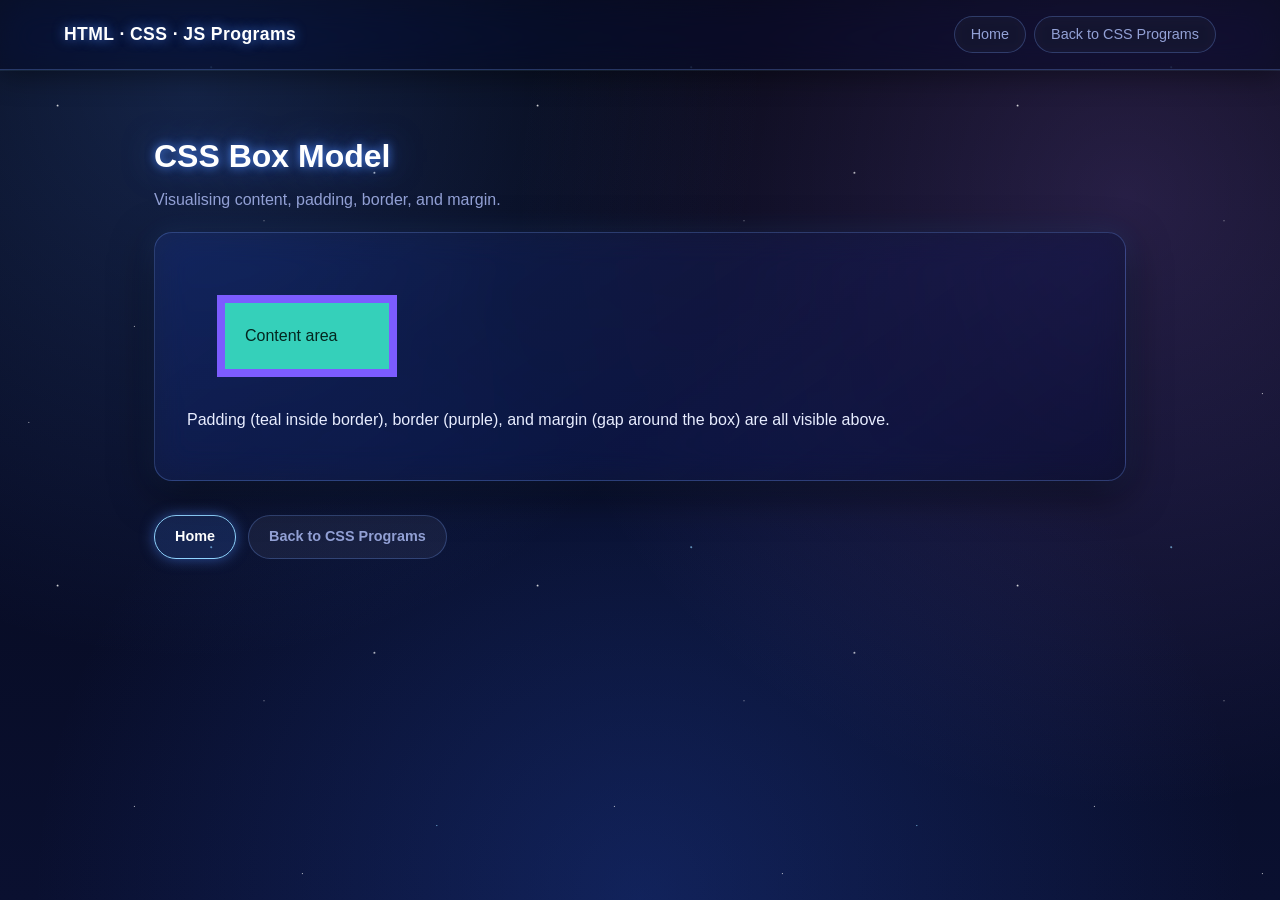
<file: css/box-model.html>
<!DOCTYPE html>
<html lang="en">
<head>
<meta charset="UTF-8">
<meta name="viewport" content="width=device-width, initial-scale=1.0">
<title>CSS Box Model | Practical Programs</title>
<link rel="stylesheet" href="../assets/style.css">
<style>
.boxdemo{width:180px;padding:20px;border:8px solid #7c5cff;margin:30px;background:#35d0ba;color:#04261f;}
</style>
</head>
<body>
<header class="site-header">
  <a class="brand" href="../index.html">HTML · CSS · JS Programs</a>
  <nav class="crumbs">
    <a href="../index.html">Home</a>
    <a href="index.html">Back to CSS Programs</a>
  </nav>
</header>
<main>
  <h1 class="page-title">CSS Box Model</h1>
  <p class="subtitle">Visualising content, padding, border, and margin.</p>
  <div class="program-box">
<div class="boxdemo">Content area</div><p>Padding (teal inside border), border (purple), and margin (gap around the box) are all visible above.</p>
  </div>
  <footer class="page-nav">
    <a href="../index.html">Home</a>
    <a class="secondary" href="index.html">Back to CSS Programs</a>
  </footer>
</main>
<script>

</script>
</body>
</html>
</file>
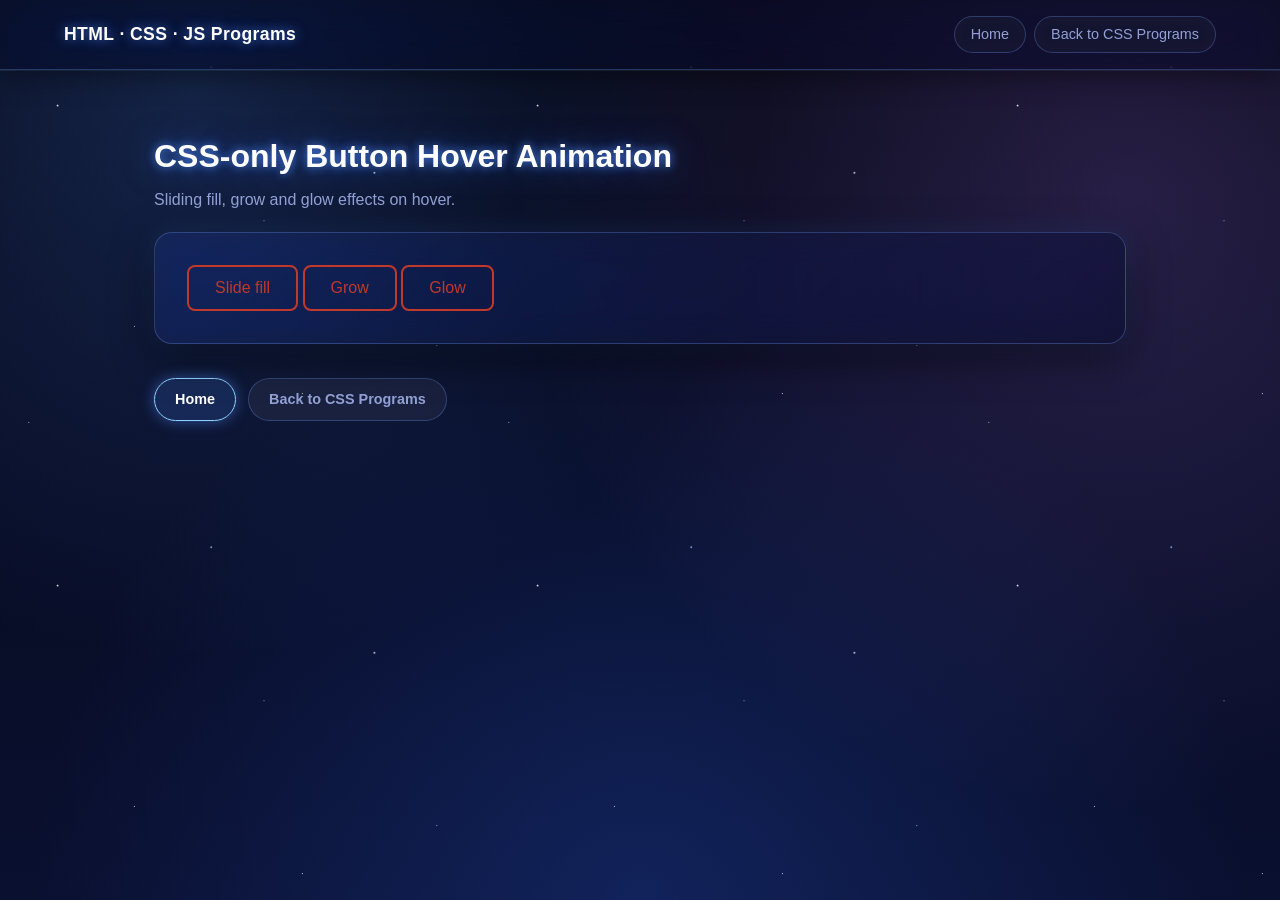
<file: css/button-hover-animation.html>
<!DOCTYPE html>
<html lang="en">
<head>
<meta charset="UTF-8">
<meta name="viewport" content="width=device-width, initial-scale=1.0">
<title>CSS-only Button Hover Animation | Practical Programs</title>
<link rel="stylesheet" href="../assets/style.css">
<style>
.w .b{padding:12px 26px;border:2px solid #c0392b;background:transparent;color:#c0392b;font-size:1rem;border-radius:8px;cursor:pointer;transition:.3s;position:relative;overflow:hidden;z-index:0}
.w .b1::before{content:'';position:absolute;inset:0;background:#c0392b;transform:translateX(-101%);transition:transform .35s;z-index:-1}
.w .b1:hover::before{transform:translateX(0)}.w .b1:hover{color:#fff}
.w .b2:hover{transform:scale(1.15);background:#ff6b6b;color:#fff}
.w .b3:hover{box-shadow:0 0 18px 4px #ff6b6b;background:#ffe3e3}
</style>
</head>
<body>
<header class="site-header">
  <a class="brand" href="../index.html">HTML · CSS · JS Programs</a>
  <nav class="crumbs">
    <a href="../index.html">Home</a>
    <a href="index.html">Back to CSS Programs</a>
  </nav>
</header>
<main>
  <h1 class="page-title">CSS-only Button Hover Animation</h1>
  <p class="subtitle">Sliding fill, grow and glow effects on hover.</p>
  <div class="program-box">
<div class="w"><button class="b b1">Slide fill</button> <button class="b b2">Grow</button> <button class="b b3">Glow</button></div>
  </div>
  <footer class="page-nav">
    <a href="../index.html">Home</a>
    <a class="secondary" href="index.html">Back to CSS Programs</a>
  </footer>
</main>
<script>

</script>
</body>
</html>
</file>
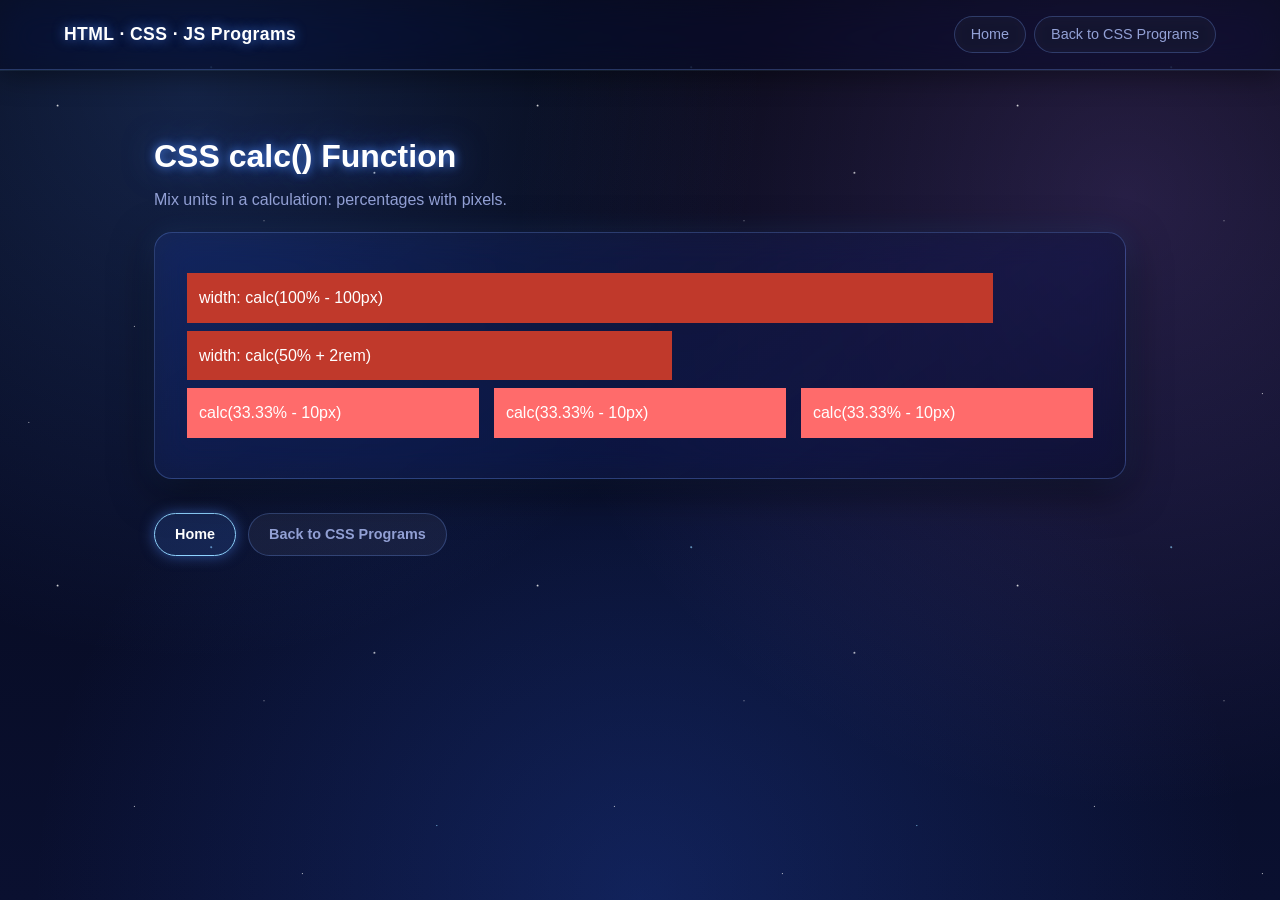
<file: css/calc-function.html>
<!DOCTYPE html>
<html lang="en">
<head>
<meta charset="UTF-8">
<meta name="viewport" content="width=device-width, initial-scale=1.0">
<title>CSS calc() Function | Practical Programs</title>
<link rel="stylesheet" href="../assets/style.css">
<style>
.w div{background:#c0392b;color:#fff;padding:12px;margin:8px 0}.w .a{width:calc(100% - 100px)}.w .b{width:calc(50% + 2rem)}
.w .row{display:flex;gap:15px;background:none;padding:0}.w .s{margin:0;width:calc(33.33% - 10px);background:#ff6b6b}
</style>
</head>
<body>
<header class="site-header">
  <a class="brand" href="../index.html">HTML · CSS · JS Programs</a>
  <nav class="crumbs">
    <a href="../index.html">Home</a>
    <a href="index.html">Back to CSS Programs</a>
  </nav>
</header>
<main>
  <h1 class="page-title">CSS calc() Function</h1>
  <p class="subtitle">Mix units in a calculation: percentages with pixels.</p>
  <div class="program-box">
<div class="w"><div class="a">width: calc(100% - 100px)</div><div class="b">width: calc(50% + 2rem)</div><div class="row"><div class="s">calc(33.33% - 10px)</div><div class="s">calc(33.33% - 10px)</div><div class="s">calc(33.33% - 10px)</div></div></div>
  </div>
  <footer class="page-nav">
    <a href="../index.html">Home</a>
    <a class="secondary" href="index.html">Back to CSS Programs</a>
  </footer>
</main>
<script>

</script>
</body>
</html>
</file>
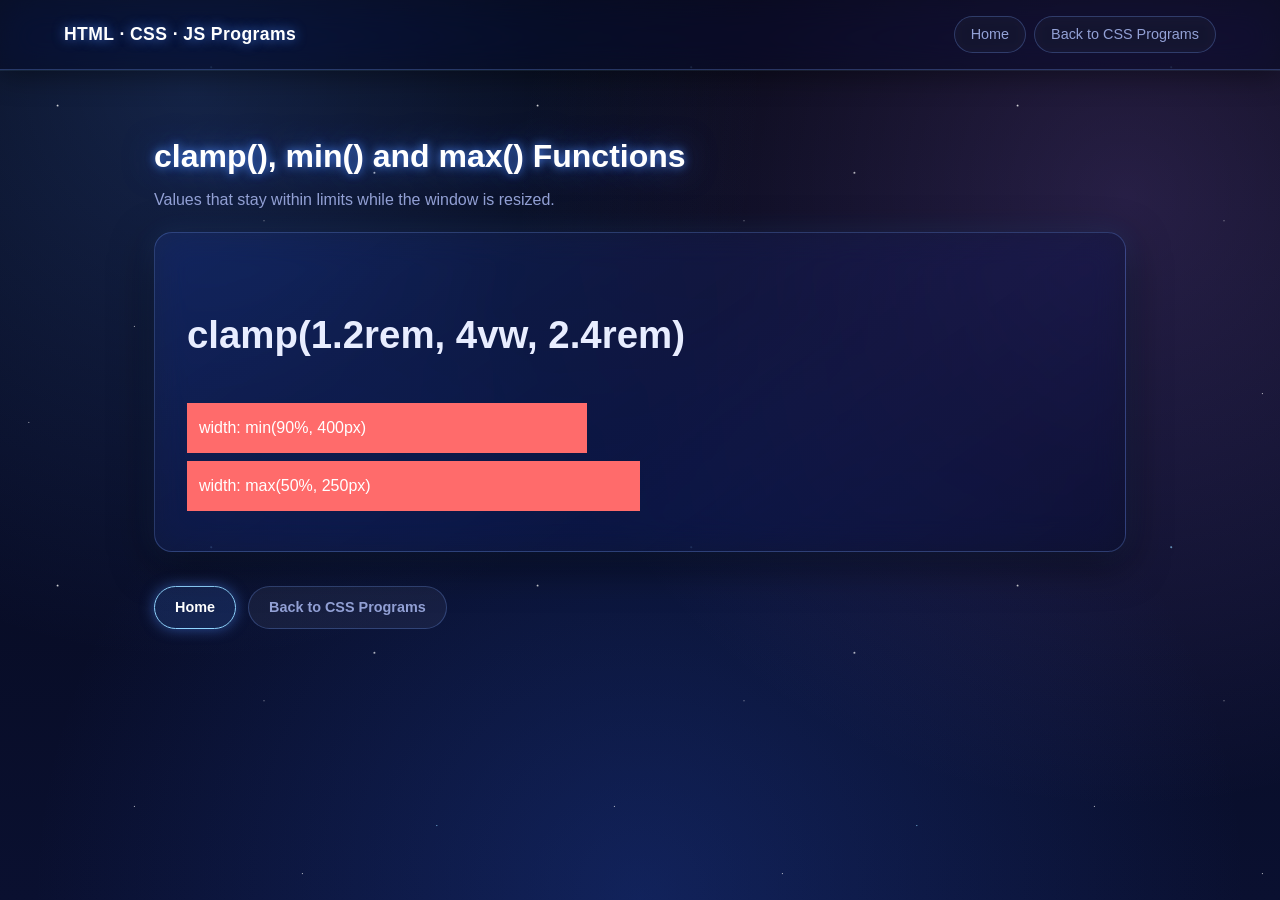
<file: css/clamp-min-max-functions.html>
<!DOCTYPE html>
<html lang="en">
<head>
<meta charset="UTF-8">
<meta name="viewport" content="width=device-width, initial-scale=1.0">
<title>clamp(), min() and max() Functions | Practical Programs</title>
<link rel="stylesheet" href="../assets/style.css">
<style>
.w .a{font-size:clamp(1.2rem,4vw,2.4rem)}.w div{background:#ff6b6b;color:#fff;padding:12px;margin:8px 0}.w .b{width:min(90%,400px)}.w .c{width:max(50%,250px)}
</style>
</head>
<body>
<header class="site-header">
  <a class="brand" href="../index.html">HTML · CSS · JS Programs</a>
  <nav class="crumbs">
    <a href="../index.html">Home</a>
    <a href="index.html">Back to CSS Programs</a>
  </nav>
</header>
<main>
  <h1 class="page-title">clamp(), min() and max() Functions</h1>
  <p class="subtitle">Values that stay within limits while the window is resized.</p>
  <div class="program-box">
<div class="w"><h3 class="a">clamp(1.2rem, 4vw, 2.4rem)</h3><div class="b">width: min(90%, 400px)</div><div class="c">width: max(50%, 250px)</div></div>
  </div>
  <footer class="page-nav">
    <a href="../index.html">Home</a>
    <a class="secondary" href="index.html">Back to CSS Programs</a>
  </footer>
</main>
<script>

</script>
</body>
</html>
</file>
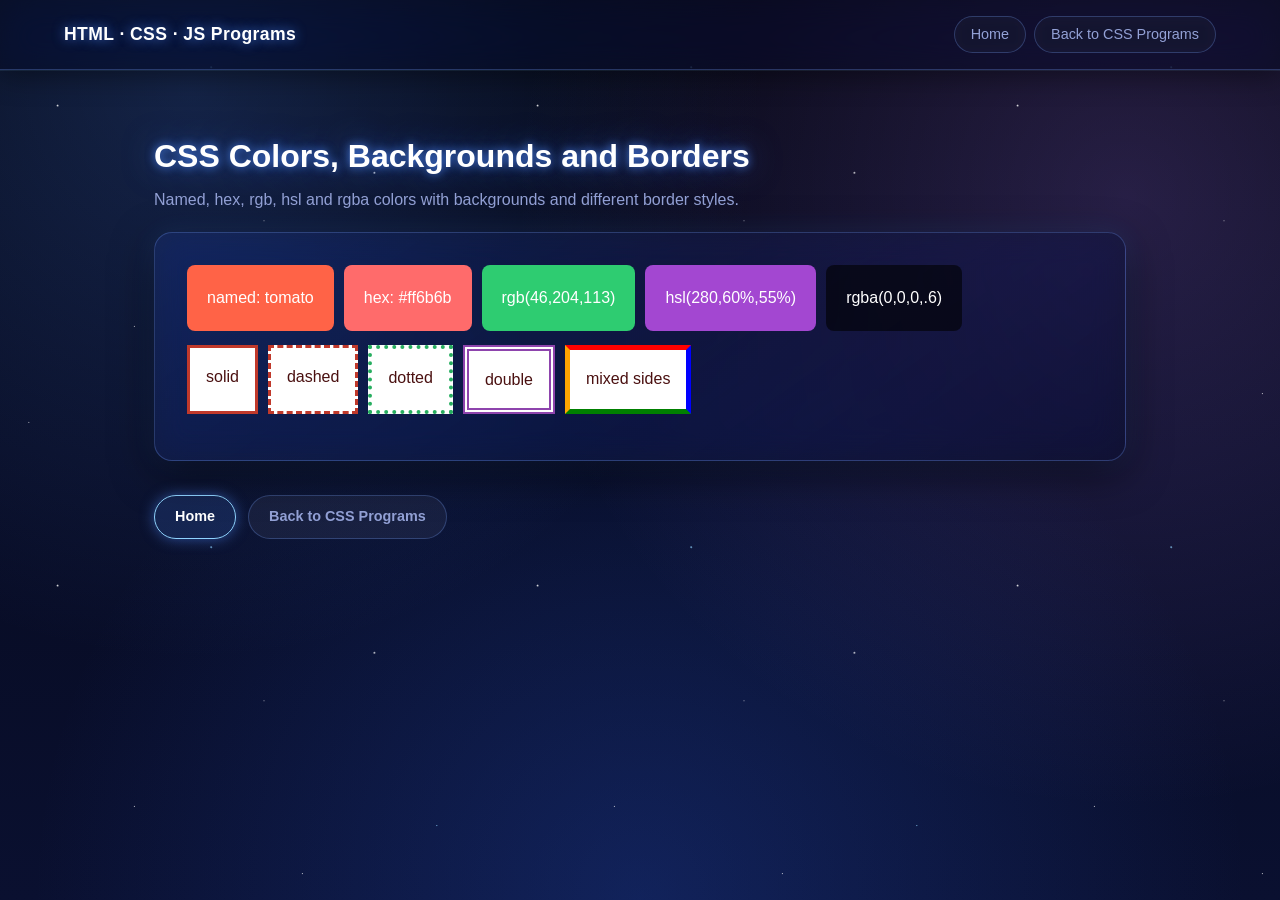
<file: css/colors-backgrounds-borders.html>
<!DOCTYPE html>
<html lang="en">
<head>
<meta charset="UTF-8">
<meta name="viewport" content="width=device-width, initial-scale=1.0">
<title>CSS Colors, Backgrounds and Borders | Practical Programs</title>
<link rel="stylesheet" href="../assets/style.css">
<style>
.w .row{display:flex;flex-wrap:wrap;gap:10px;margin-bottom:14px;}
.w .s{padding:20px;color:#fff;border-radius:8px;}
.w .c1{background:tomato}.w .c2{background:#ff6b6b}.w .c3{background:rgb(46,204,113)}.w .c4{background:hsl(280,60%,55%)}.w .c5{background:rgba(0,0,0,.6)}
.w .b{padding:16px;background:#fff;color:#4a1010;}
.w .b1{border:3px solid #c0392b}.w .b2{border:3px dashed #c0392b}.w .b3{border:4px dotted #27ae60}.w .b4{border:6px double #8e44ad}
.w .b5{border-top:5px solid red;border-right:5px solid blue;border-bottom:5px solid green;border-left:5px solid orange;}
</style>
</head>
<body>
<header class="site-header">
  <a class="brand" href="../index.html">HTML · CSS · JS Programs</a>
  <nav class="crumbs">
    <a href="../index.html">Home</a>
    <a href="index.html">Back to CSS Programs</a>
  </nav>
</header>
<main>
  <h1 class="page-title">CSS Colors, Backgrounds and Borders</h1>
  <p class="subtitle">Named, hex, rgb, hsl and rgba colors with backgrounds and different border styles.</p>
  <div class="program-box">
<div class="w"><div class="row"><div class="s c1">named: tomato</div><div class="s c2">hex: #ff6b6b</div><div class="s c3">rgb(46,204,113)</div>
<div class="s c4">hsl(280,60%,55%)</div><div class="s c5">rgba(0,0,0,.6)</div></div>
<div class="row"><div class="b b1">solid</div><div class="b b2">dashed</div><div class="b b3">dotted</div><div class="b b4">double</div><div class="b b5">mixed sides</div></div></div>
  </div>
  <footer class="page-nav">
    <a href="../index.html">Home</a>
    <a class="secondary" href="index.html">Back to CSS Programs</a>
  </footer>
</main>
<script>

</script>
</body>
</html>
</file>
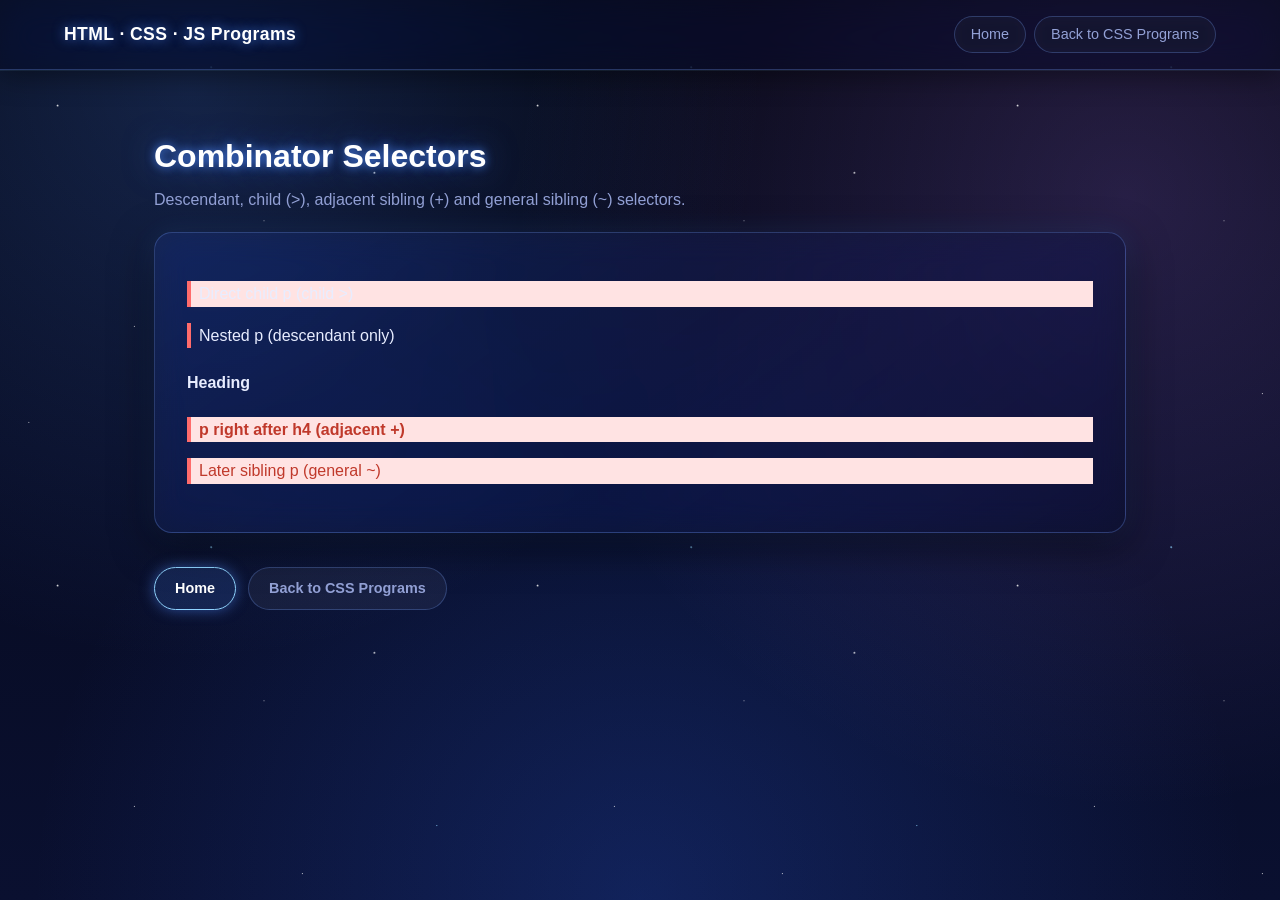
<file: css/combinator-selectors.html>
<!DOCTYPE html>
<html lang="en">
<head>
<meta charset="UTF-8">
<meta name="viewport" content="width=device-width, initial-scale=1.0">
<title>Combinator Selectors | Practical Programs</title>
<link rel="stylesheet" href="../assets/style.css">
<style>
.w .box p{border-left:4px solid #ff6b6b;padding-left:8px}
.w .box>p{background:#ffe3e3}
.w h4+p{background:#fff3cd;font-weight:bold}
.w h4~p{color:#c0392b}
</style>
</head>
<body>
<header class="site-header">
  <a class="brand" href="../index.html">HTML · CSS · JS Programs</a>
  <nav class="crumbs">
    <a href="../index.html">Home</a>
    <a href="index.html">Back to CSS Programs</a>
  </nav>
</header>
<main>
  <h1 class="page-title">Combinator Selectors</h1>
  <p class="subtitle">Descendant, child (>), adjacent sibling (+) and general sibling (~) selectors.</p>
  <div class="program-box">
<div class="w"><div class="box"><p>Direct child p (child &gt;)</p><section><p>Nested p (descendant only)</p></section><h4>Heading</h4>
<p>p right after h4 (adjacent +)</p><p>Later sibling p (general ~)</p></div></div>
  </div>
  <footer class="page-nav">
    <a href="../index.html">Home</a>
    <a class="secondary" href="index.html">Back to CSS Programs</a>
  </footer>
</main>
<script>

</script>
</body>
</html>
</file>
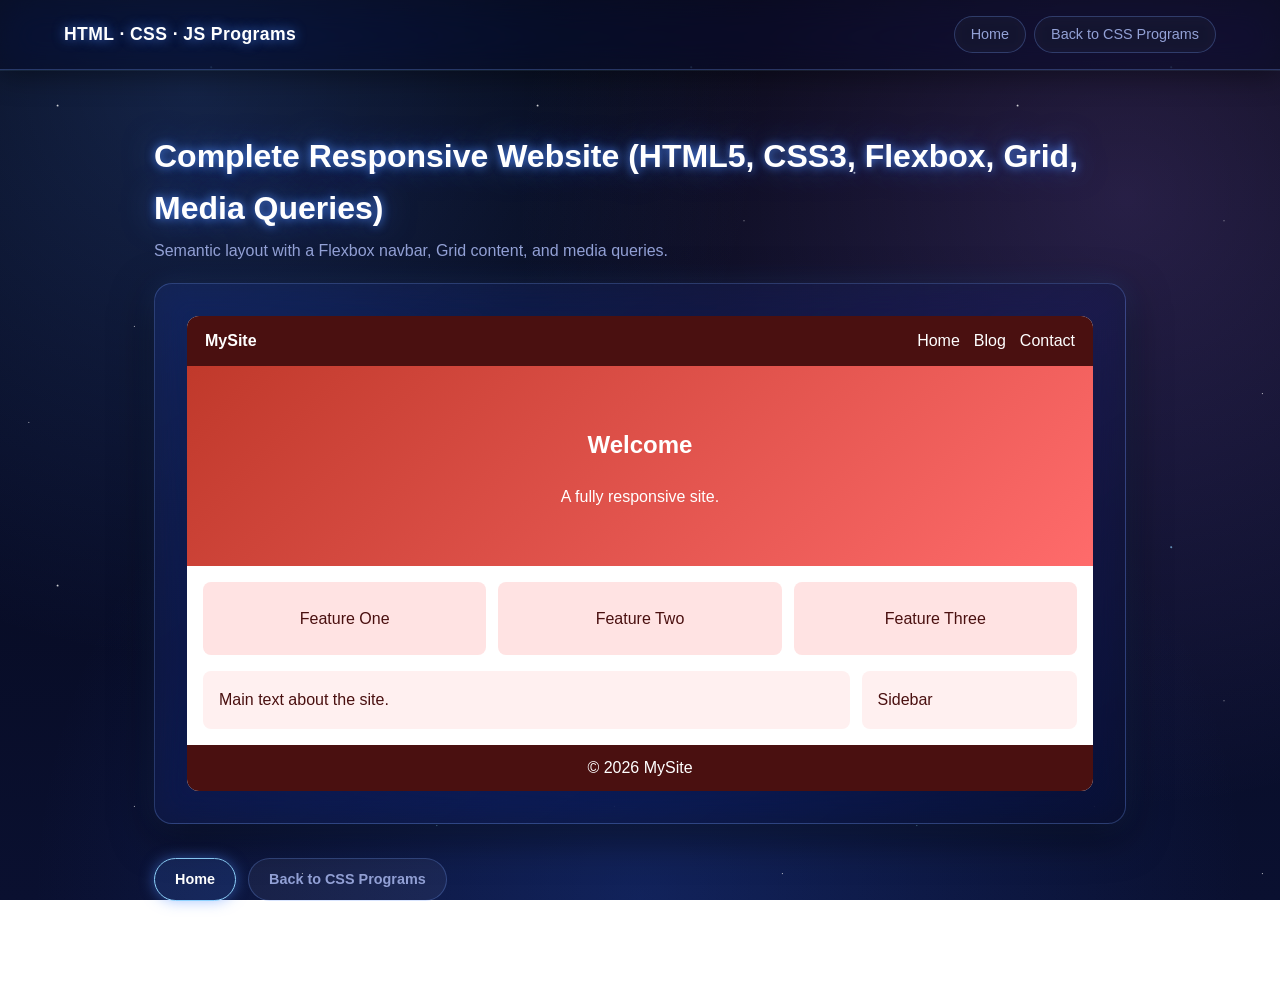
<file: css/complete-responsive-website.html>
<!DOCTYPE html>
<html lang="en">
<head>
<meta charset="UTF-8">
<meta name="viewport" content="width=device-width, initial-scale=1.0">
<title>Complete Responsive Website (HTML5, CSS3, Flexbox, Grid, Media Queries) | Practical Programs</title>
<link rel="stylesheet" href="../assets/style.css">
<style>
.w .cw{background:#fff;border-radius:12px;overflow:hidden;color:#4a1010}.w header{display:flex;justify-content:space-between;align-items:center;padding:12px 18px;background:#4a1010;color:#fff;flex-wrap:wrap}
.w header nav{display:flex;gap:14px}.w header a{color:#fff;text-decoration:none}.w .hero2{padding:40px;text-align:center;background:linear-gradient(135deg,#c0392b,#ff6b6b);color:#fff}
.w .gr{display:grid;grid-template-columns:repeat(3,1fr);gap:12px;padding:16px}.w .gr article{background:#ffe3e3;padding:24px;border-radius:8px;text-align:center}
.w .ab{display:grid;grid-template-columns:3fr 1fr;gap:12px;padding:0 16px 16px}.w .ab div,.w .ab aside{background:#fff0f0;padding:16px;border-radius:8px}
.w .cw footer{background:#4a1010;color:#fff;text-align:center;padding:10px}
@media(max-width:700px){.w .gr,.w .ab{grid-template-columns:1fr}.w header{flex-direction:column;gap:6px}}
</style>
</head>
<body>
<header class="site-header">
  <a class="brand" href="../index.html">HTML · CSS · JS Programs</a>
  <nav class="crumbs">
    <a href="../index.html">Home</a>
    <a href="index.html">Back to CSS Programs</a>
  </nav>
</header>
<main>
  <h1 class="page-title">Complete Responsive Website (HTML5, CSS3, Flexbox, Grid, Media Queries)</h1>
  <p class="subtitle">Semantic layout with a Flexbox navbar, Grid content, and media queries.</p>
  <div class="program-box">
<div class="w"><div class="cw"><header><b>MySite</b><nav><a href="#">Home</a><a href="#">Blog</a><a href="#">Contact</a></nav></header>
<section class="hero2"><h2>Welcome</h2><p>A fully responsive site.</p></section>
<section class="gr"><article>Feature One</article><article>Feature Two</article><article>Feature Three</article></section>
<section class="ab"><div>Main text about the site.</div><aside>Sidebar</aside></section><footer>&copy; 2026 MySite</footer></div></div>
  </div>
  <footer class="page-nav">
    <a href="../index.html">Home</a>
    <a class="secondary" href="index.html">Back to CSS Programs</a>
  </footer>
</main>
<script>

</script>
</body>
</html>
</file>
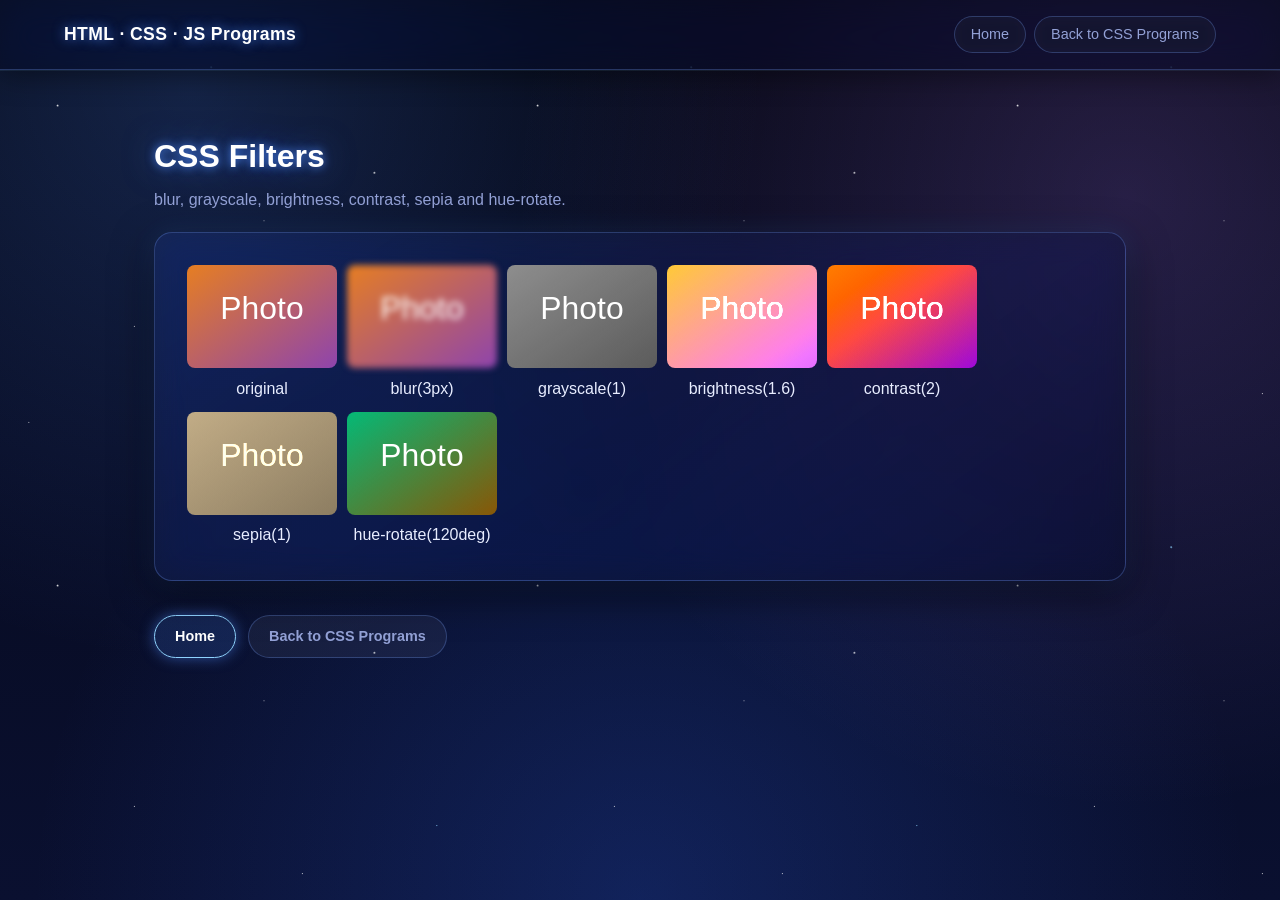
<file: css/css-filters.html>
<!DOCTYPE html>
<html lang="en">
<head>
<meta charset="UTF-8">
<meta name="viewport" content="width=device-width, initial-scale=1.0">
<title>CSS Filters | Practical Programs</title>
<link rel="stylesheet" href="../assets/style.css">
<style>
.w .row{display:flex;flex-wrap:wrap;gap:10px}.w figure{margin:0;text-align:center}.w img{width:150px;border-radius:8px}
.w .f1 img{filter:blur(3px)}.w .f2 img{filter:grayscale(1)}.w .f3 img{filter:brightness(1.6)}.w .f4 img{filter:contrast(2)}.w .f5 img{filter:sepia(1)}.w .f6 img{filter:hue-rotate(120deg)}
</style>
</head>
<body>
<header class="site-header">
  <a class="brand" href="../index.html">HTML · CSS · JS Programs</a>
  <nav class="crumbs">
    <a href="../index.html">Home</a>
    <a href="index.html">Back to CSS Programs</a>
  </nav>
</header>
<main>
  <h1 class="page-title">CSS Filters</h1>
  <p class="subtitle">blur, grayscale, brightness, contrast, sepia and hue-rotate.</p>
  <div class="program-box">
<div class="w"><div class="row"><figure><div class="p f0"><img class="" src="data:image/svg+xml,%3Csvg%20xmlns%3D%27http%3A//www.w3.org/2000/svg%27%20width%3D%27160%27%20height%3D%27110%27%3E%3Cdefs%3E%3ClinearGradient%20id%3D%27g%27%20x1%3D%270%27%20y1%3D%270%27%20x2%3D%271%27%20y2%3D%271%27%3E%3Cstop%20offset%3D%270%27%20stop-color%3D%27%23e67e22%27/%3E%3Cstop%20offset%3D%271%27%20stop-color%3D%27%238e44ad%27/%3E%3C/linearGradient%3E%3C/defs%3E%3Crect%20width%3D%27100%25%27%20height%3D%27100%25%27%20fill%3D%27url%28%23g%29%27/%3E%3Ctext%20x%3D%2750%25%27%20y%3D%2752%25%27%20font-family%3D%27Arial%27%20font-size%3D%2734%27%20fill%3D%27white%27%20text-anchor%3D%27middle%27%3EPhoto%3C/text%3E%3C/svg%3E" alt="Photo"></div><figcaption>original</figcaption></figure><figure><div class="p f1"><img class="" src="data:image/svg+xml,%3Csvg%20xmlns%3D%27http%3A//www.w3.org/2000/svg%27%20width%3D%27160%27%20height%3D%27110%27%3E%3Cdefs%3E%3ClinearGradient%20id%3D%27g%27%20x1%3D%270%27%20y1%3D%270%27%20x2%3D%271%27%20y2%3D%271%27%3E%3Cstop%20offset%3D%270%27%20stop-color%3D%27%23e67e22%27/%3E%3Cstop%20offset%3D%271%27%20stop-color%3D%27%238e44ad%27/%3E%3C/linearGradient%3E%3C/defs%3E%3Crect%20width%3D%27100%25%27%20height%3D%27100%25%27%20fill%3D%27url%28%23g%29%27/%3E%3Ctext%20x%3D%2750%25%27%20y%3D%2752%25%27%20font-family%3D%27Arial%27%20font-size%3D%2734%27%20fill%3D%27white%27%20text-anchor%3D%27middle%27%3EPhoto%3C/text%3E%3C/svg%3E" alt="Photo"></div><figcaption>blur(3px)</figcaption></figure><figure><div class="p f2"><img class="" src="data:image/svg+xml,%3Csvg%20xmlns%3D%27http%3A//www.w3.org/2000/svg%27%20width%3D%27160%27%20height%3D%27110%27%3E%3Cdefs%3E%3ClinearGradient%20id%3D%27g%27%20x1%3D%270%27%20y1%3D%270%27%20x2%3D%271%27%20y2%3D%271%27%3E%3Cstop%20offset%3D%270%27%20stop-color%3D%27%23e67e22%27/%3E%3Cstop%20offset%3D%271%27%20stop-color%3D%27%238e44ad%27/%3E%3C/linearGradient%3E%3C/defs%3E%3Crect%20width%3D%27100%25%27%20height%3D%27100%25%27%20fill%3D%27url%28%23g%29%27/%3E%3Ctext%20x%3D%2750%25%27%20y%3D%2752%25%27%20font-family%3D%27Arial%27%20font-size%3D%2734%27%20fill%3D%27white%27%20text-anchor%3D%27middle%27%3EPhoto%3C/text%3E%3C/svg%3E" alt="Photo"></div><figcaption>grayscale(1)</figcaption></figure><figure><div class="p f3"><img class="" src="data:image/svg+xml,%3Csvg%20xmlns%3D%27http%3A//www.w3.org/2000/svg%27%20width%3D%27160%27%20height%3D%27110%27%3E%3Cdefs%3E%3ClinearGradient%20id%3D%27g%27%20x1%3D%270%27%20y1%3D%270%27%20x2%3D%271%27%20y2%3D%271%27%3E%3Cstop%20offset%3D%270%27%20stop-color%3D%27%23e67e22%27/%3E%3Cstop%20offset%3D%271%27%20stop-color%3D%27%238e44ad%27/%3E%3C/linearGradient%3E%3C/defs%3E%3Crect%20width%3D%27100%25%27%20height%3D%27100%25%27%20fill%3D%27url%28%23g%29%27/%3E%3Ctext%20x%3D%2750%25%27%20y%3D%2752%25%27%20font-family%3D%27Arial%27%20font-size%3D%2734%27%20fill%3D%27white%27%20text-anchor%3D%27middle%27%3EPhoto%3C/text%3E%3C/svg%3E" alt="Photo"></div><figcaption>brightness(1.6)</figcaption></figure><figure><div class="p f4"><img class="" src="data:image/svg+xml,%3Csvg%20xmlns%3D%27http%3A//www.w3.org/2000/svg%27%20width%3D%27160%27%20height%3D%27110%27%3E%3Cdefs%3E%3ClinearGradient%20id%3D%27g%27%20x1%3D%270%27%20y1%3D%270%27%20x2%3D%271%27%20y2%3D%271%27%3E%3Cstop%20offset%3D%270%27%20stop-color%3D%27%23e67e22%27/%3E%3Cstop%20offset%3D%271%27%20stop-color%3D%27%238e44ad%27/%3E%3C/linearGradient%3E%3C/defs%3E%3Crect%20width%3D%27100%25%27%20height%3D%27100%25%27%20fill%3D%27url%28%23g%29%27/%3E%3Ctext%20x%3D%2750%25%27%20y%3D%2752%25%27%20font-family%3D%27Arial%27%20font-size%3D%2734%27%20fill%3D%27white%27%20text-anchor%3D%27middle%27%3EPhoto%3C/text%3E%3C/svg%3E" alt="Photo"></div><figcaption>contrast(2)</figcaption></figure><figure><div class="p f5"><img class="" src="data:image/svg+xml,%3Csvg%20xmlns%3D%27http%3A//www.w3.org/2000/svg%27%20width%3D%27160%27%20height%3D%27110%27%3E%3Cdefs%3E%3ClinearGradient%20id%3D%27g%27%20x1%3D%270%27%20y1%3D%270%27%20x2%3D%271%27%20y2%3D%271%27%3E%3Cstop%20offset%3D%270%27%20stop-color%3D%27%23e67e22%27/%3E%3Cstop%20offset%3D%271%27%20stop-color%3D%27%238e44ad%27/%3E%3C/linearGradient%3E%3C/defs%3E%3Crect%20width%3D%27100%25%27%20height%3D%27100%25%27%20fill%3D%27url%28%23g%29%27/%3E%3Ctext%20x%3D%2750%25%27%20y%3D%2752%25%27%20font-family%3D%27Arial%27%20font-size%3D%2734%27%20fill%3D%27white%27%20text-anchor%3D%27middle%27%3EPhoto%3C/text%3E%3C/svg%3E" alt="Photo"></div><figcaption>sepia(1)</figcaption></figure><figure><div class="p f6"><img class="" src="data:image/svg+xml,%3Csvg%20xmlns%3D%27http%3A//www.w3.org/2000/svg%27%20width%3D%27160%27%20height%3D%27110%27%3E%3Cdefs%3E%3ClinearGradient%20id%3D%27g%27%20x1%3D%270%27%20y1%3D%270%27%20x2%3D%271%27%20y2%3D%271%27%3E%3Cstop%20offset%3D%270%27%20stop-color%3D%27%23e67e22%27/%3E%3Cstop%20offset%3D%271%27%20stop-color%3D%27%238e44ad%27/%3E%3C/linearGradient%3E%3C/defs%3E%3Crect%20width%3D%27100%25%27%20height%3D%27100%25%27%20fill%3D%27url%28%23g%29%27/%3E%3Ctext%20x%3D%2750%25%27%20y%3D%2752%25%27%20font-family%3D%27Arial%27%20font-size%3D%2734%27%20fill%3D%27white%27%20text-anchor%3D%27middle%27%3EPhoto%3C/text%3E%3C/svg%3E" alt="Photo"></div><figcaption>hue-rotate(120deg)</figcaption></figure></div></div>
  </div>
  <footer class="page-nav">
    <a href="../index.html">Home</a>
    <a class="secondary" href="index.html">Back to CSS Programs</a>
  </footer>
</main>
<script>

</script>
</body>
</html>
</file>
<file: assets/style.css>
/* ========================================================
   Shared stylesheet — Glow & Glass (Dark Theme)
   HTML/CSS/JS Practical Programs Site
   ======================================================== */

:root {
  --bg: #050816;
  --bg-soft: rgba(20, 30, 70, 0.45);
  --card: rgba(18, 26, 62, 0.55);
  --text: #e8edff;
  --text-dim: #93a1d6;
  --accent: #4f8bff;          /* electric blue */
  --accent-2: #8fd3ff;        /* cyan glow */
  --accent-3: #b07cff;        /* violet glow */
  --border: rgba(120, 160, 255, 0.28);
  --glow: 0 0 18px rgba(79, 139, 255, 0.45);
  --radius: 18px;
  --shadow: 0 12px 40px rgba(0, 0, 0, 0.55), 0 0 26px rgba(79, 139, 255, 0.18);
  --glass-blur: 16px;
  font-family: "Poppins", "Segoe UI", Roboto, Helvetica, Arial, sans-serif;
}

* { box-sizing: border-box; }
html { scroll-behavior: smooth; }

body {
  margin: 0;
  color: var(--text);
  line-height: 1.6;
  min-height: 100vh;
  background:
    radial-gradient(circle at 15% 10%, rgba(79, 139, 255, 0.22), transparent 42%),
    radial-gradient(circle at 88% 22%, rgba(176, 124, 255, 0.20), transparent 46%),
    radial-gradient(circle at 50% 100%, rgba(40, 90, 220, 0.25), transparent 55%),
    linear-gradient(180deg, #03050f 0%, #070b22 50%, #0a1030 100%);
  background-attachment: fixed;
  overflow-x: hidden;
}

/* tiny "stars" behind everything */
body::before {
  content: "";
  position: fixed;
  inset: 0;
  z-index: -1;
  pointer-events: none;
  background-image:
    radial-gradient(1.5px 1.5px at 12% 22%, rgba(255,255,255,0.9), transparent),
    radial-gradient(1px 1px at 28% 68%, rgba(255,255,255,0.7), transparent),
    radial-gradient(1.5px 1.5px at 44% 14%, rgba(143,211,255,0.9), transparent),
    radial-gradient(1px 1px at 63% 82%, rgba(255,255,255,0.7), transparent),
    radial-gradient(1.5px 1.5px at 78% 36%, rgba(255,255,255,0.85), transparent),
    radial-gradient(1px 1px at 91% 72%, rgba(143,211,255,0.8), transparent),
    radial-gradient(1px 1px at 6% 88%, rgba(255,255,255,0.6), transparent),
    radial-gradient(1px 1px at 55% 46%, rgba(255,255,255,0.5), transparent);
  background-size: 480px 480px;
}

/* ---------- Header / nav (glass toolbar) ---------- */
header.site-header {
  padding: 16px 5vw;
  display: flex;
  align-items: center;
  justify-content: space-between;
  gap: 12px;
  flex-wrap: wrap;
  border-bottom: 1px solid var(--border);
  background: rgba(8, 12, 36, 0.55);
  backdrop-filter: blur(var(--glass-blur)) saturate(160%);
  -webkit-backdrop-filter: blur(var(--glass-blur)) saturate(160%);
  box-shadow: 0 4px 30px rgba(0, 0, 0, 0.45), 0 1px 0 rgba(143, 211, 255, 0.12);
  position: sticky;
  top: 0;
  z-index: 10;
}

header.site-header .brand {
  display: inline-flex;
  align-items: center;
  gap: 10px;
  font-weight: 700;
  font-size: 1.1rem;
  letter-spacing: 0.4px;
  color: #fff;
  text-decoration: none;
  text-shadow: 0 0 12px rgba(79, 139, 255, 0.8);
}

.brand-dot {
  width: 32px; height: 32px;
  border-radius: 50%;
  display: inline-flex;
  align-items: center;
  justify-content: center;
  font-size: 0.68rem;
  font-weight: 800;
  color: #fff;
  background: linear-gradient(135deg, var(--accent), var(--accent-3));
  box-shadow: 0 0 16px rgba(79, 139, 255, 0.8), inset 0 0 0 1px rgba(255,255,255,0.35);
}

nav.crumbs { display: flex; flex-wrap: wrap; gap: 8px; }

nav.crumbs a {
  color: var(--text-dim);
  text-decoration: none;
  font-size: 0.9rem;
  border: 1px solid var(--border);
  padding: 6px 16px;
  border-radius: 999px;
  background: rgba(255, 255, 255, 0.04);
  backdrop-filter: blur(6px);
  transition: all 0.25s ease;
}

nav.crumbs a:hover {
  color: #fff;
  background: rgba(79, 139, 255, 0.22);
  border-color: var(--accent-2);
  box-shadow: 0 0 16px rgba(79, 139, 255, 0.6);
}

main {
  padding: 40px 5vw 80px;
  max-width: 1100px;
  margin: 0 auto;
}

/* ---------- Typography ---------- */
h1 { font-size: 2rem; margin-bottom: 4px; }
h1.page-title {
  color: #fff;
  text-shadow: 0 0 10px rgba(79, 139, 255, 0.9), 0 0 32px rgba(79, 139, 255, 0.55);
}
p.subtitle { color: var(--text-dim); margin-top: 0; }
a { color: var(--accent-2); }

.hero { text-align: center; padding: 60px 20px 30px; }
.hero h1 {
  font-size: 2.8rem;
  color: #fff;
  text-shadow: 0 0 14px rgba(79, 139, 255, 0.9), 0 0 40px rgba(79, 139, 255, 0.6);
}

/* ---------- Glass cards ---------- */
.card-grid {
  display: grid;
  grid-template-columns: repeat(auto-fit, minmax(240px, 1fr));
  gap: 28px;
  margin-top: 40px;
}

.card {
  background: linear-gradient(145deg, rgba(40, 60, 130, 0.35), rgba(12, 18, 48, 0.6));
  border: 1px solid var(--border);
  border-radius: var(--radius);
  padding: 30px 24px;
  box-shadow: var(--shadow);
  text-align: center;
  backdrop-filter: blur(var(--glass-blur)) saturate(160%);
  -webkit-backdrop-filter: blur(var(--glass-blur)) saturate(160%);
  transition: transform 0.3s ease, box-shadow 0.3s ease, border-color 0.3s ease;
  position: relative;
  overflow: hidden;
}

/* glass sheen */
.card::before {
  content: "";
  position: absolute;
  top: -40%; left: -20%;
  width: 60%; height: 180%;
  background: linear-gradient(120deg, rgba(143, 211, 255, 0.16), transparent 60%);
  transform: rotate(20deg);
  pointer-events: none;
}

.card:hover {
  transform: translateY(-8px);
  border-color: var(--accent-2);
  box-shadow: 0 18px 50px rgba(0, 0, 0, 0.6), 0 0 34px rgba(79, 139, 255, 0.55);
}

.card h2 { margin-top: 0; color: #fff; }
.card p { color: var(--text-dim); font-size: 0.95rem; }

/* ---------- Glowing button ---------- */
.btn {
  display: inline-block;
  margin-top: 14px;
  padding: 10px 26px;
  background: rgba(79, 139, 255, 0.14);
  color: #fff;
  font-weight: 600;
  text-decoration: none;
  border-radius: 999px;
  border: 1.5px solid var(--accent-2);
  cursor: pointer;
  box-shadow: 0 0 14px rgba(79, 139, 255, 0.6), inset 0 0 14px rgba(79, 139, 255, 0.3);
  text-shadow: 0 0 8px rgba(143, 211, 255, 0.9);
  transition: transform 0.2s ease, box-shadow 0.2s ease, background 0.2s ease;
}

.btn:hover {
  transform: translateY(-2px);
  background: rgba(79, 139, 255, 0.3);
  box-shadow: 0 0 26px rgba(79, 139, 255, 0.95), inset 0 0 18px rgba(79, 139, 255, 0.45);
}
.btn:active { transform: translateY(0); }

/* ---------- Program lists ---------- */
.program-list {
  list-style: none;
  padding: 0;
  margin-top: 30px;
  display: grid;
  grid-template-columns: repeat(auto-fill, minmax(280px, 1fr));
  gap: 14px;
}

.program-list li {
  background: var(--bg-soft);
  border: 1px solid var(--border);
  border-radius: 12px;
  backdrop-filter: blur(var(--glass-blur));
  -webkit-backdrop-filter: blur(var(--glass-blur));
  transition: transform 0.2s ease, box-shadow 0.2s ease, border-color 0.2s ease;
}

.program-list li:hover {
  transform: translateY(-3px);
  border-color: var(--accent-2);
  box-shadow: 0 0 22px rgba(79, 139, 255, 0.5);
}

.program-list li a {
  display: block;
  padding: 14px 18px;
  color: var(--text);
  text-decoration: none;
}

.program-list li a::before { content: "◆ "; color: var(--accent-2); text-shadow: 0 0 8px var(--accent); }
.program-list li a:hover { color: #fff; text-shadow: 0 0 10px rgba(143, 211, 255, 0.9); }

/* ---------- Program page blocks ---------- */
.program-box {
  background: linear-gradient(145deg, rgba(40, 60, 130, 0.28), rgba(10, 15, 42, 0.62));
  border: 1px solid var(--border);
  border-radius: var(--radius);
  padding: 32px;
  margin-top: 20px;
  box-shadow: var(--shadow);
  backdrop-filter: blur(var(--glass-blur)) saturate(160%);
  -webkit-backdrop-filter: blur(var(--glass-blur)) saturate(160%);
}

.demo-area {
  background: rgba(255, 255, 255, 0.05);
  border: 1px dashed rgba(143, 211, 255, 0.4);
  border-radius: 12px;
  padding: 24px;
  margin-top: 18px;
  backdrop-filter: blur(8px);
}

footer.page-nav {
  margin-top: 34px;
  display: flex;
  gap: 12px;
  flex-wrap: wrap;
}

footer.page-nav a {
  text-decoration: none;
  color: #fff;
  background: rgba(79, 139, 255, 0.16);
  border: 1px solid var(--accent-2);
  padding: 9px 20px;
  border-radius: 999px;
  font-weight: 600;
  font-size: 0.9rem;
  box-shadow: 0 0 14px rgba(79, 139, 255, 0.5);
  transition: box-shadow 0.2s ease, transform 0.2s ease;
}
footer.page-nav a:hover { box-shadow: 0 0 24px rgba(79, 139, 255, 0.9); transform: translateY(-2px); }

footer.page-nav a.secondary {
  background: rgba(255, 255, 255, 0.05);
  color: var(--text-dim);
  border: 1px solid var(--border);
  box-shadow: none;
}

table.demo-table {
  width: 100%;
  border-collapse: collapse;
  margin-top: 10px;
  background: rgba(255, 255, 255, 0.04);
  border-radius: 10px;
  overflow: hidden;
}
table.demo-table th, table.demo-table td {
  border: 1px solid var(--border);
  padding: 10px 12px;
  text-align: left;
}
table.demo-table th { background: rgba(79, 139, 255, 0.28); color: #fff; }

form.demo-form label { display: block; margin-top: 12px; font-size: 0.9rem; color: var(--text-dim); }
form.demo-form input, form.demo-form select, form.demo-form textarea {
  width: 100%;
  padding: 10px 12px;
  margin-top: 4px;
  border-radius: 10px;
  border: 1px solid var(--border);
  background: rgba(255, 255, 255, 0.06);
  color: var(--text);
  backdrop-filter: blur(6px);
}
form.demo-form input:focus, form.demo-form select:focus, form.demo-form textarea:focus {
  outline: none;
  border-color: var(--accent-2);
  box-shadow: 0 0 16px rgba(79, 139, 255, 0.7);
  background: rgba(255, 255, 255, 0.1);
}
form.demo-form button { margin-top: 16px; }

code, pre {
  background: rgba(3, 6, 20, 0.85);
  border: 1px solid var(--border);
  border-radius: 8px;
  padding: 2px 6px;
  color: var(--accent-2);
}
pre { padding: 14px; overflow-x: auto; }

.output-box {
  background: rgba(3, 6, 20, 0.85);
  border: 1px solid var(--border);
  border-radius: 10px;
  padding: 14px;
  margin-top: 12px;
  min-height: 40px;
  font-family: "Consolas", monospace;
  white-space: pre-wrap;
  color: var(--accent-2);
}

.readme-count { color: var(--accent-2); font-weight: 700; text-shadow: 0 0 8px var(--accent); }

/* ---------- Footer ---------- */
footer.site-footer {
  margin-top: 46px;
  padding: 22px 24px;
  text-align: center;
  background: var(--card);
  border: 1px solid var(--border);
  border-radius: 14px;
  backdrop-filter: blur(var(--glass-blur));
  box-shadow: var(--shadow);
}
footer.site-footer p { margin: 2px 0; font-size: 0.92rem; color: var(--text-dim); }
footer.site-footer p:first-child { font-size: 1.05rem; color: #fff; text-shadow: 0 0 10px rgba(79,139,255,0.7); }

/* ========================================================
   Home dashboard (body.gradient-home) — glow hero
   ======================================================== */
.globe-section { text-align: center; margin-top: 20px; position: relative; }

.eyebrow {
  display: block;
  text-align: center;
  text-transform: uppercase;
  letter-spacing: 3px;
  font-size: 0.78rem;
  color: var(--accent-2);
  margin-bottom: 6px;
}

.hero-static {
  position: relative;
  max-width: 720px;
  margin: 50px auto 10px;
  padding: 70px 8%;
  text-align: center;
}

.hero-heading {
  margin: 0;
  font-size: clamp(2rem, 6vw, 3.4rem);
  line-height: 1.15;
  font-weight: 700;
  letter-spacing: -0.5px;
  color: #fff;
  text-shadow: 0 0 10px rgba(79, 139, 255, 0.95), 0 0 34px rgba(79, 139, 255, 0.7), 0 0 70px rgba(79, 139, 255, 0.4);
}

/* floating glass panels framing the hero (spheres -> glass orbs, cubes -> glass tiles) */
.float-shape { position: absolute; pointer-events: none; z-index: -1; }

.float-shape.sphere {
  border-radius: 50%;
  background: radial-gradient(circle at 30% 30%, rgba(143, 211, 255, 0.55), rgba(79, 139, 255, 0.18) 60%, rgba(176, 124, 255, 0.25));
  border: 1px solid rgba(143, 211, 255, 0.5);
  box-shadow: 0 0 26px rgba(79, 139, 255, 0.6), inset 0 0 14px rgba(143, 211, 255, 0.35);
  backdrop-filter: blur(6px);
}

.float-shape.cube {
  background: linear-gradient(135deg, rgba(143, 211, 255, 0.28), rgba(176, 124, 255, 0.18));
  border: 1px solid rgba(176, 124, 255, 0.6);
  border-radius: 8px;
  box-shadow: 0 0 22px rgba(176, 124, 255, 0.55), inset 0 0 10px rgba(255, 255, 255, 0.15);
  backdrop-filter: blur(6px);
  transform: rotate(20deg);
}

.fs-1 { width: 56px; height: 56px; top: -4%;  left: 4%; animation: floaty 6s ease-in-out infinite; }
.fs-2 { width: 32px; height: 32px; top: 6%;   right: 10%; animation: floaty 7s ease-in-out infinite reverse; }
.fs-3 { width: 66px; height: 66px; bottom: -4%; right: -2%; animation: floaty 8s ease-in-out infinite; }
.fs-4 { width: 28px; height: 28px; bottom: 10%; left: -4%; animation: floaty 5s ease-in-out infinite reverse; }

@keyframes floaty { 0%, 100% { translate: 0 0; } 50% { translate: 0 -12px; } }

.globe-caption { margin: 24px 0 4px; color: var(--text-dim); font-size: 0.9rem; text-align: center; }
.globe-links { display: flex; flex-wrap: wrap; gap: 10px; justify-content: center; margin-top: 4px; }
.globe-links .btn { margin-top: 6px; }
.student-line { margin-top: 22px; color: var(--text-dim); font-size: 0.92rem; text-align: center; }
.student-line strong { color: #fff; }

body.gradient-home .card-grid { margin-top: 54px; }

.portfolio-section { text-align: center; margin-top: 64px; }
.portfolio-section > h2 {
  margin: 4px 0 0;
  font-size: 2rem;
  color: #fff;
  text-shadow: 0 0 12px rgba(79, 139, 255, 0.9), 0 0 34px rgba(79, 139, 255, 0.5);
}
.portfolio-section .card { text-align: left; }

@media (max-width: 640px) {
  .hero-heading { font-size: 1.7rem; }
  .float-shape { display: none; }
  header.site-header { justify-content: center; }
}

@media (prefers-reduced-motion: reduce) {
  .float-shape { animation: none; }
  * { transition: none !important; }
}
</file>
